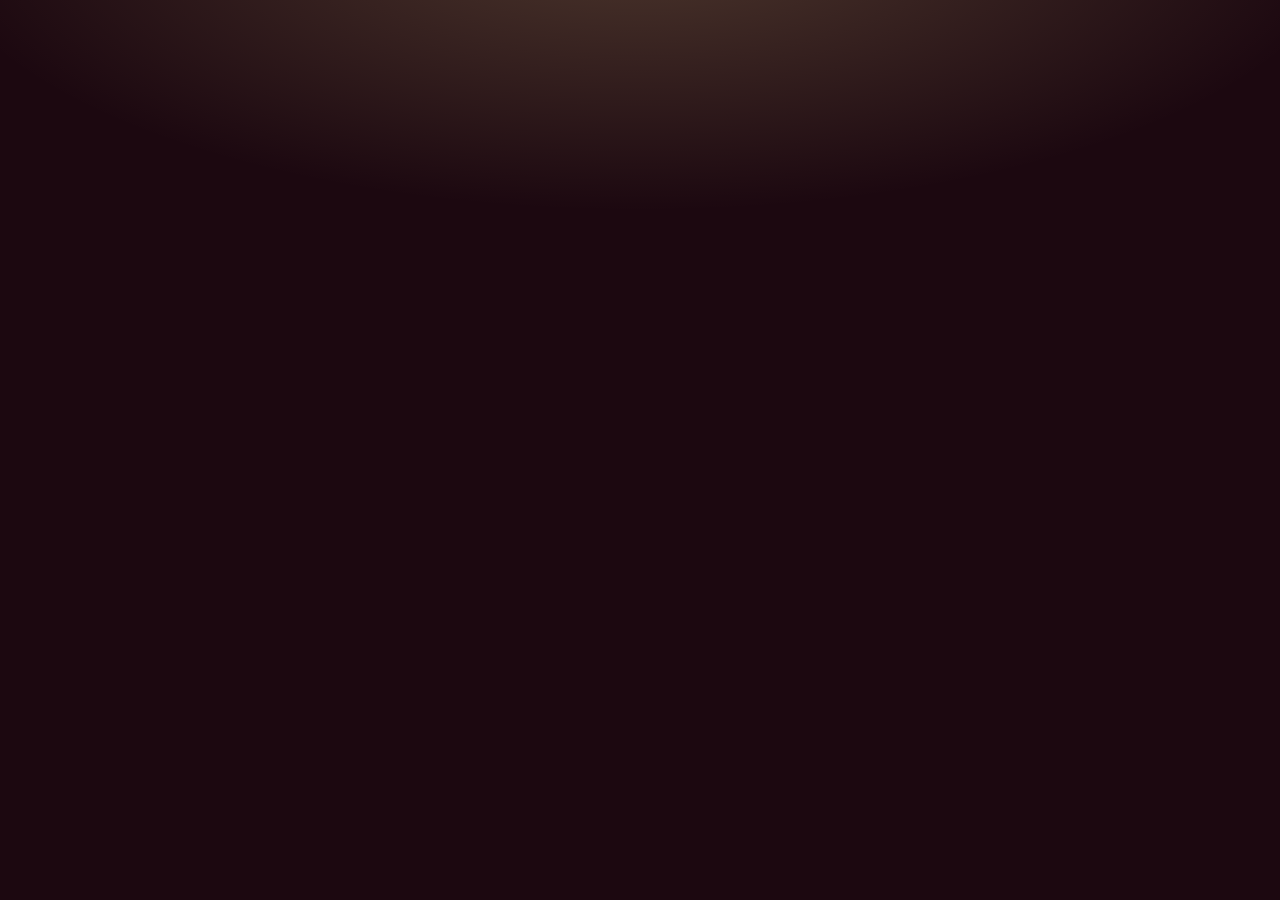
<file: index.html>
<!doctype html>
<html lang="ko">
<head>
<meta charset="utf-8">
<meta name="robots" content="noindex, nofollow, noarchive, noimageindex">
<meta name="viewport" content="width=device-width,initial-scale=1,viewport-fit=cover">
<meta name="theme-color" content="#1c0810">
<title>도시 공방</title>
<!-- 도시 극장(시안 B, DESIGN.md). 막 · 조명 · 세계 고르개(위) · 도구 단추(오른쪽 위) · 아래 탭 둘(지구본 · 전체 도감).
     층: 지구본(첫 화면 — 회전 무대 위 지구본 lib/globe.js + 전광판) · 도시 무대 · 한 장(lib/city-view.js, Task 8) · 전체 도감(lib/dex-view.js, Task 9 — 도시마다 표 한 장, 새 그림 점).
     공간 여섯(세계 × 객석 불)은 lib/workspace-theme.js + lib/room.css. 주소는 lib/walk-core.js 꼴(?tab=globe|dex &city= &card= &pic= &w=).
     세계를 바꾸면 주소의 w 를 바꿔 쓰고(역사 안 늘림) 막이 한 번 내려온다(움직임 켬일 때만). 탭 · 도시 · 한 장 들어가기는 역사 한 칸.
     importmap 'three' — 모형(glb)이 있을 때만 lib/globe.js 가 three.js 를 부른다(GLTFLoader 가 'three' 를 찾는다). -->
<link rel="preconnect" href="https://fonts.googleapis.com">
<link rel="preconnect" href="https://fonts.gstatic.com" crossorigin>
<link rel="stylesheet" href="https://fonts.googleapis.com/css2?family=IBM+Plex+Sans+KR:wght@400;700&display=swap" media="print" onload="this.media='all'">
<noscript><link rel="stylesheet" href="https://fonts.googleapis.com/css2?family=IBM+Plex+Sans+KR:wght@400;700&display=swap"></noscript>
<link rel="stylesheet" href="lib/workspace.css?v=5">
<script src="lib/workspace-theme.js?v=4"></script>
<script src="lib/words.js?v=45"></script>
<script src="lib/favorites.js?v=3"></script>
<script src="lib/patch.js?v=1"></script>
<script src="lib/walk-core.js?v=9"></script>
<script src="lib/img.js?v=13"></script>
<script src="lib/globe-math.js?v=1"></script>
<link rel="stylesheet" href="lib/room.css?v=14">
<link rel="stylesheet" href="lib/toolbox.css?v=4">
<link rel="stylesheet" href="lib/splash.css?v=1">
<script type="importmap">{"imports":{"three":"https://cdn.jsdelivr.net/npm/three@0.170.0/build/three.module.js"}}</script>
</head>
<body class="th-page">
<div id="app"></div>
<script type="module">
import {h,render} from 'https://esm.sh/preact@10.24.3';
import {useState,useEffect,useRef,useMemo} from 'https://esm.sh/preact@10.24.3/hooks';
import {Toolbox} from './lib/toolbox.js?v=7';
import {mountGlobe} from './lib/globe.js?v=1';
import {CityStage,CardView,ready,latlon,known,landmarksOf,vistaOf} from './lib/city-view.js?v=11';
import {enterWithSplash,clause} from './lib/splash.js?v=1';
import {loadPixi} from './lib/pixi.js?v=1';
import {DexView,worldFiles,freshFiles} from './lib/dex-view.js?v=10';
const W = window.W, A = window.AtelierAppearance, R = window.AtelierWalk, GM = window.GlobeMath, IMG = window.AtelierImg;
const here = () => R.readRoute(location.search);
const remember = () => { try { sessionStorage.setItem('city_walk_last', location.search); } catch (e) {} };
const json = u => fetch(u, { cache: 'no-cache' }).then(r => { if (!r.ok) throw new Error(u + ' ' + r.status); return r.json(); });
/* 자료 — 설계표 · 화풍 판(주소 검증) · 직업표 · 생활 장면표는 꼭, 그림 등록부는 없어도 돈다 */
const DATA = Promise.all([json('data/city-design.json'), json('data/style.json'), json('data/casual-own.json'), json('data/city-life.json'), IMG.load().catch(() => ({}))])
  .then(([d, s, own, life, img]) => ({ d, s, own, life, img }));
/* 새 그림의 「오늘」 — 이 기기의 날짜. 검사는 주소 ?today=YYYY-MM-DD 로 정하고(주소 검증이 지우므로 이 탭의 sessionStorage 에 남긴다) */
const TODAY = (() => { const q = new URLSearchParams(location.search).get('today');
  try { if (/^\d{4}-\d{2}-\d{2}$/.test(q || '')) sessionStorage.setItem('city_today', q); return sessionStorage.getItem('city_today') || IMG.today(); } catch (e) { return IMG.today(); } })();
let FOCUS = 'seoul';   /* 지구본 조명 안의 도시 — 탭을 오가도 남는다(이 화면 안에서만) */

/* 지구본 자리 — 세계가 바뀌면 지우고 새로 띄운다(늦게 온 응답은 lib/globe.js 가 버린다) */
function GlobeSlot({ cities, world, focus, onFocus, onPick }) {
  const ref = useRef(null), ctl = useRef(null), cb = useRef({});
  cb.current = { onFocus, onPick };
  useEffect(() => {
    const c = mountGlobe(ref.current, { cities, world, focus, onFocus: k => cb.current.onFocus(k), onPick: k => cb.current.onPick(k) });
    ctl.current = c; return () => { ctl.current = null; c.destroy(); };
  }, [cities, world]);
  useEffect(() => { if (ctl.current) ctl.current.focus(focus); }, [focus]);
  return h('div', { class: 'th-slot', ref, 'aria-hidden': 'true' });
}

function Theater() {
  const [route, setRoute] = useState(here), [look, setLook] = useState(() => A.get()), [drop, setDrop] = useState(0), dropEl = useRef(null);
  const [data, setData] = useState(null), [fail, setFail] = useState(false), [focus, setFocusState] = useState(FOCUS), [note, setNote] = useState('');
  const moved = useRef(false);   /* 전광판 이름 켜짐은 도시가 바뀔 때만(처음 그릴 때는 아니다) */
  const [, setSeen] = useState(0);   /* 새 그림을 본 것으로 적으면 다시 그린다 */
  const setFocus = k => { FOCUS = k; moved.current = true; setFocusState(k); setNote(''); };
  useEffect(() => {
    const pop = () => setRoute(here()), app = () => setLook(A.get());
    addEventListener('popstate', pop); addEventListener('atelier-appearance', app);
    DATA.then(x => {
      setData(x);
      const ok = R.validate(here(), x);
      if (R.routeSearch(ok) !== location.search) { try { history.replaceState(history.state, '', location.pathname + R.routeSearch(ok)); } catch (e) {} setRoute(ok); }
    }, () => setFail(true));
    return () => { removeEventListener('popstate', pop); removeEventListener('atelier-appearance', app); };
  }, []);
  useEffect(remember, [route]);
  /* 그 도시를 열어 보면(도시 무대 · 한 장) 그 도시의 새 그림이 꺼진다 */
  useEffect(() => {
    if (!data || !route.city) return;
    const c = data.d.cities.find(x => x.key === route.city);
    /* 도시 무대는 그 도시 그림만, 랜드마크는 그 랜드마크 그림을 열 때 꺼진다(2026-11-22 — 전엔 도시를 열면 랜드마크 새 그림도 같이 꺼져 랜드마크 점이 보일 틈이 없었다) */
    const keys = route.card && c && landmarksOf(c).some(m => m.key === route.card) ? [route.card] : [route.city];
    if (IMG.markSeen(keys.flatMap(k => data.d.vocab.worlds.flatMap(w => worldFiles(data.img[k], w))), TODAY)) setSeen(n => n + 1);
  }, [data, route.city, route.card]);
  const fresh = data ? freshFiles(data, TODAY) : [];
  const seenAll = () => { if (IMG.markSeen(fresh, TODAY)) setSeen(n => n + 1); };
  /* 막 내림 — 클래스를 다시 붙여 처음부터. 움직임 끔이면 CSS 가 아무것도 돌리지 않는다 */
  useEffect(() => {
    const el = dropEl.current; if (!drop || !el) return;
    el.classList.remove('is-on'); void el.offsetWidth; el.classList.add('is-on');
    const t = setTimeout(() => el.classList.remove('is-on'), 800); return () => clearTimeout(t);
  }, [drop]);
  const cities = useMemo(() => data ? data.d.cities.map(c => ({ key: c.key, ko: c.ko, lat: c.lat, lon: c.lon, hex: c.palette.hex[0], ready: ready(c) })) : null, [data]);
  const layer = R.layerOf(route), tab = layer === 'dex' || (layer !== 'globe' && route.tab === 'dex') ? 'dex' : 'globe';
  const pickWorld = k => {
    if (k === look.world) return;
    A.set('world', k);
    const next = Object.assign({}, route, { w: k });
    try { history.replaceState(history.state, '', location.pathname + R.routeSearch(next)); } catch (e) {}
    setRoute(next); setDrop(n => n + 1);
  };
  /* 들어가기는 역사 한 칸(돌아가기 단추가 history.back 으로 되돌린다), 돌아가기는 그 칸을 걷는다 */
  const enter = patch => { const next = Object.assign({}, R.EMPTY, { tab: route.tab, w: route.w, st: route.st, view: route.view }, patch); history.pushState({ in: 1 }, '', location.pathname + R.routeSearch(next)); setRoute(here()); scrollTo(0, 0); };
  const leave = () => {
    if (history.state && history.state.in) { history.back(); return; }
    const up = R.parentOf(route) || R.EMPTY;
    history.replaceState(null, '', location.pathname + R.routeSearch(up)); setRoute(here());
  };
  const tabHref = k => location.pathname + R.routeSearch(Object.assign({}, R.EMPTY, { tab: k === 'dex' ? 'dex' : '', w: route.w, st: route.st, view: route.view }));
  const goTab = (e, k) => {
    if (e.ctrlKey || e.metaKey || e.shiftKey || e.button) return;
    e.preventDefault(); if (k === tab && layer === tab) return;
    history.pushState(null, '', tabHref(k)); setRoute(here());
  };
  const cityOf = k => data && data.d.cities.find(c => c.key === k);
  /* 들어갈 때 로딩 화면(2026-11-24, lib/splash.js) — 그 도시 그 세계 전경이 있으면 이름 · 세계 · 설계표 성격 첫 마디 · 빛 입자를 1.6초쯤 띄우고 그 뒤에서 들어간다.
     이 탭에서 그 도시 그 세계는 한 번만(city_splash_v1), 움직임 끔 · 전경 없음 · 그림이 600ms 안에 안 오면 그냥 들어간다. 끝나면 초점은 무대 제목으로 */
  const goCity = k => { const c = cityOf(k); if (!c) return; if (!ready(c)) { setNote(W('globe.pre.note', { city: c.ko })); return; }
    const w = look.world, v = vistaOf(data.img, k, w, route.st), wn = W('world.' + w);
    enterWithSplash({ url: v && IMG.imgURL(v), id: k + '|' + w, store: 'city_splash_v1', motion: R.motionOn(), world: w, kicker: wn, title: [{ text: c.ko }], n: c.ko.length,
      line: clause(c.persona), live: W('splash.live', { world: wn, city: c.ko }), skip: W('splash.skip'), loadPixi,
      go: () => enter({ city: k, tab: '' }),
      done: () => { const t = document.querySelector('.th-city-title h2'); if (t) { t.setAttribute('tabindex', '-1'); t.focus({ preventScroll: true }); } } });
  };

  let body;
  if (fail) body = [h('section', { class: 'th-marquee', key: 'm' }, h('p', null, W('walk.fail')))];
  else if (!data) body = [h('main', { class: 'th-stage', key: 's' }, h('div', { class: 'th-slot', 'aria-hidden': 'true' })), h('section', { class: 'th-marquee', key: 'm' }, h('p', null, W('walk.loading')))];
  else if (layer === 'city' || (layer === 'card' && !known(data.img, route.card, route.pic))) body = [h(CityStage, { key: 'c', data, city: route.city, world: look.world, st: route.st, from: route.tab, day: TODAY, onBack: leave, onCard: (pic, card) => enter({ tab: route.tab, city: route.city, card, pic }) })];
  else if (layer === 'card') body = [h(CardView, { key: 'k', data, city: route.card, pic: route.pic, st: route.st, onBack: leave,
    onPic: pic => { const next = Object.assign({}, route, { pic }); history.replaceState(history.state, '', location.pathname + R.routeSearch(next)); setRoute(next); } })];
  else if (layer === 'dex') body = [h(DexView, { key: 'd', data, world: look.world, st: route.st, day: TODAY, onCity: k => enter({ city: k, tab: 'dex' }),
    onCard: (k, pic) => enter({ tab: 'dex', city: k, card: k, pic }) })];
  else {
    const c = cityOf(focus) || data.d.cities[0], prev = cityOf(GM.step(cities, c.key, -1)), next = cityOf(GM.step(cities, c.key, 1)), on = ready(c);
    const nav = (cls, x, arrow) => h('button', { type: 'button', class: cls, 'aria-label': W(cls === 'th-mq-prev' ? 'globe.prev' : 'globe.next', { city: x.ko }), onClick: () => setFocus(x.key) },
      h('b', { 'aria-hidden': 'true' }, arrow), h('span', { 'aria-hidden': 'true' }, x.ko));
    body = [
      h('main', { class: 'th-stage', key: 's' }, h('div', { class: 'th-spot', 'aria-hidden': 'true' }), h('div', { class: 'th-floor', 'aria-hidden': 'true' }),
        h(GlobeSlot, { cities, world: look.world, focus: c.key, onFocus: setFocus, onPick: goCity }),
        h('p', { class: 'th-hint', 'aria-hidden': 'true' }, W('globe.hint'))),
      h('section', { class: 'th-marquee', 'aria-live': 'polite', 'data-city': c.key, key: 'm' },
        h('div', { class: 'th-mq-row' }, nav('th-mq-prev', prev, '◀'),
          h('div', { class: 'th-mq-mid' }, h('h2', { class: 'th-marquee-name th-disp' + (moved.current ? ' is-flick' : ''), key: c.key, style: 'font-size:' + Math.min(44, Math.floor(168 / c.ko.length)) + 'px' }, c.ko),
            h('div', { class: 'th-mq-sub' }, h('span', null, c.country), h('span', null, latlon(c)))),
          nav('th-mq-next', next, '▶')),
        h('div', { class: 'th-bulbs', 'aria-hidden': 'true' }, c.palette.hex.map(x => h('i', { key: x, style: 'background:' + x + ';color:' + x }))),
        on ? null : h('span', { class: 'th-pre' }, W('globe.pre')),
        h('p', { class: 'th-persona' }, c.persona)),
      h('button', { type: 'button', class: 'th-go th-disp', key: 'g', 'aria-disabled': on ? undefined : 'true', onClick: () => goCity(c.key) }, W('globe.go')),
      note ? h('p', { class: 'th-go-note', role: 'status', key: 'n' }, note) : null];
  }
  return h('div', { class: 'th', 'data-layer': layer },
    h('div', { class: 'th-valance', 'aria-hidden': 'true' }), h('div', { class: 'th-side l', 'aria-hidden': 'true' }), h('div', { class: 'th-side r', 'aria-hidden': 'true' }),
    h('header', { class: 'th-head' },
      h('div', null, h('h1', { class: 'th-name th-disp' }, W('app.title')),
        h('span', { class: 'th-sub' }, W('stage.sub', { world: W('world.' + look.world), tone: W('stage.tone.' + look.tone) }))),
      h(Toolbox, { seen: { n: fresh.length, onAll: seenAll } })),
    h('nav', { class: 'th-worlds', 'aria-label': W('world.pick') },
      A.worlds.map(k => h('button', { key: k, type: 'button', 'data-world': k, 'aria-pressed': k === look.world, onClick: () => pickWorld(k) }, W('world.' + k)))),
    ...body,
    h('nav', { class: 'th-tabs', 'aria-label': W('tab.nav') }, h('div', { class: 'th-tabs-in' },
      ['globe', 'dex'].map(k => h('a', { key: k, class: 'th-tab', 'data-tab': k, href: tabHref(k), 'aria-current': k === tab ? 'page' : undefined, onClick: e => goTab(e, k) }, W('tab.' + k))))),
    h('div', { class: 'th-drop', ref: dropEl, 'aria-hidden': 'true' }));
}
render(h(Theater), document.getElementById('app'));
</script>
</body>
</html>
</file>
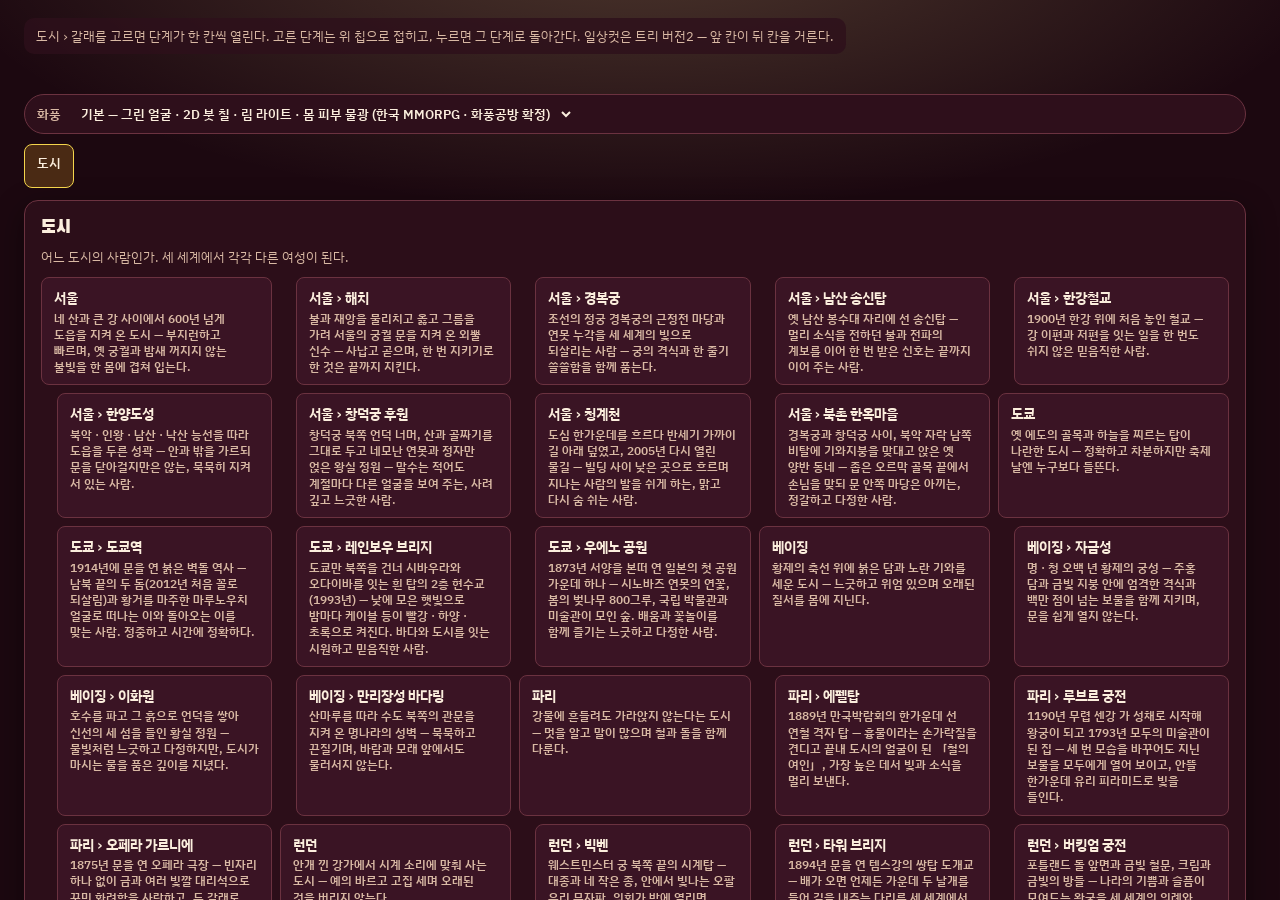
<file: prompt.html>
<!doctype html>
<html lang="ko">
<head>
<meta charset="utf-8">
<meta name="robots" content="noindex, nofollow, noarchive, noimageindex">
<meta name="viewport" content="width=device-width,initial-scale=1,viewport-fit=cover">
<meta name="theme-color" content="#1c0810">
<title>도시 공방</title>
<style>@media (prefers-reduced-motion: no-preference) { @view-transition { navigation: auto; } }</style><script>addEventListener('pageswap', e => { const t = e.viewTransition; if (t) { t.skipTransition(); t.ready.catch(() => {}); } }); addEventListener('pagereveal', e => { const t = e.viewTransition; if (t) t.ready.catch(() => {}); });</script>   <!-- 공방 지도(polos0117.github.io)의 문에서 넘어올 때 페이드로 들어온다(2026-11-12 — 그쪽 README 「방에 들어가는 연출」). 여기서 나갈 때는 전환을 걸지 않아 공방 안에서 쪽을 옮길 때는 전과 같다. 모르는 브라우저는 그냥 넘어온다 -->
<!-- 생성기 — 공방 모음 통합 생성기 꼴(한 단계씩, 칩·판·아래 막대). 도시 › 갈래(세계 그림 · 일상컷) › 단계 → 지시문·파일 이름·기록.
     세계 그림은 lib/prompt-city.js build, 일상컷은 트리 버전2(lib/casual-tree-v2.js + data/casual-tree-v2.json, 시대·장소·의상은 버전1 표)로 buildCasual.
     지시문은 생성기가 고른 값으로만 짓는다 — 손으로 고쳐 쓰지 않는다(IMAGE_RULES.md 1절). 고른 것은 이 브라우저에 저장한다(city_studio_v1). -->
<link rel="preconnect" href="https://fonts.googleapis.com">
<link rel="preconnect" href="https://fonts.gstatic.com" crossorigin>
<link rel="stylesheet" href="https://fonts.googleapis.com/css2?family=IBM+Plex+Sans+KR:wght@400;700&display=swap" media="print" onload="this.media='all'">   <!-- 본문 글꼴 — 화면 그리기를 막지 않게(오면 바뀐다). 제목 글꼴은 lib/workspace-theme.js 가 공간 것 하나만 -->
<noscript><link rel="stylesheet" href="https://fonts.googleapis.com/css2?family=IBM+Plex+Sans+KR:wght@400;700&display=swap"></noscript>
<link rel="stylesheet" href="lib/workspace.css?v=5">
<script src="lib/workspace-theme.js?v=4"></script>
<script src="lib/words.js?v=44"></script>
<script src="lib/img.js?v=13"></script>
<script src="lib/prompt-spec.js?v=58"></script>
<script src="lib/look-spec.js?v=13"></script>
<script src="lib/casual-tree.js?v=req1"></script>
<script src="lib/casual-tree-v2.js?v=worm1"></script>
<script src="lib/prompt-city.js?v=57"></script>
<script src="lib/fresh.js?v=cdn1"></script>
<link rel="stylesheet" href="lib/room.css?v=12">
<link rel="stylesheet" href="lib/city.css?v=9">
<link rel="stylesheet" href="lib/studio.css?v=4">
<link rel="stylesheet" href="lib/material.css?v=6">
<script src="lib/favorites.js?v=2"></script>
<script src="lib/patch.js?v=1"></script>
<script src="lib/walk-core.js?v=9"></script>
<link rel="stylesheet" href="lib/toolbox.css?v=4">
</head>
<body class="prompt-page lab-page">
<div class="wrap"><div id="app"></div>
<main class="studio-wrap">
  <p class="lede" id="lede"></p>
  <button type="button" id="help" aria-label="?">?</button>
  <p id="status" role="status"></p>
  <div class="style-pick" id="style-pick" hidden><label for="st-style" id="st-style-label"></label><select id="st-style"></select></div>
  <nav class="hchips" id="chips"></nav>
  <section class="panel" id="panel" aria-live="polite"></section>
  <section class="result" id="out" hidden>
    <div class="row"><h3 id="out-title"></h3><small id="count"></small></div>
    <p id="unlocked-note"></p>
    <textarea id="prompt" readonly></textarea>
    <div class="row"><button type="button" class="btn pri" id="copy"></button><button type="button" class="btn" id="record"></button></div>
    <div id="ref"></div>
    <p class="file" id="file-name"></p>
    <div class="art-mini" id="art-mini"></div>
    <div id="record-out" hidden><textarea id="record-text" readonly></textarea></div>
  </section>
</main>
</div>
<nav class="hbar" id="hbar" hidden></nav>
<div class="hsheet" id="hsheet" hidden></div>
<script type="module">
import {h,render} from 'https://esm.sh/preact@10.24.3';
import {ToolBar} from './lib/toolbox.js?v=7';
render(h(ToolBar,{tool:'prompt'}),document.getElementById('app'));
window.AtelierFresh.watch();
</script>
<script>
/* 고정 글은 낱말 표에서 — 그 뒤 판은 lib/studio.js 가 그린다 */
(function () {
  var W = window.W;
  document.getElementById('lede').textContent = W('studio.lede');
  document.getElementById('st-style-label').textContent = W('studio.style');
  document.getElementById('help').removeAttribute('aria-label'); document.getElementById('help').textContent = '? ' + W('studio.help');
  document.getElementById('chips').setAttribute('aria-label', W('studio.chips'));
  document.getElementById('hbar').setAttribute('aria-label', W('studio.bar'));
  document.getElementById('out-title').textContent = W('studio.prompt');
  document.getElementById('prompt').setAttribute('aria-label', W('studio.prompt'));
  document.getElementById('record-text').setAttribute('aria-label', W('studio.record'));
  document.getElementById('copy').textContent = W('studio.copy');
  document.getElementById('record').textContent = W('studio.record');
})();
</script>
<script src="lib/studio.js?v=13"></script>
</body>
</html>
</file>
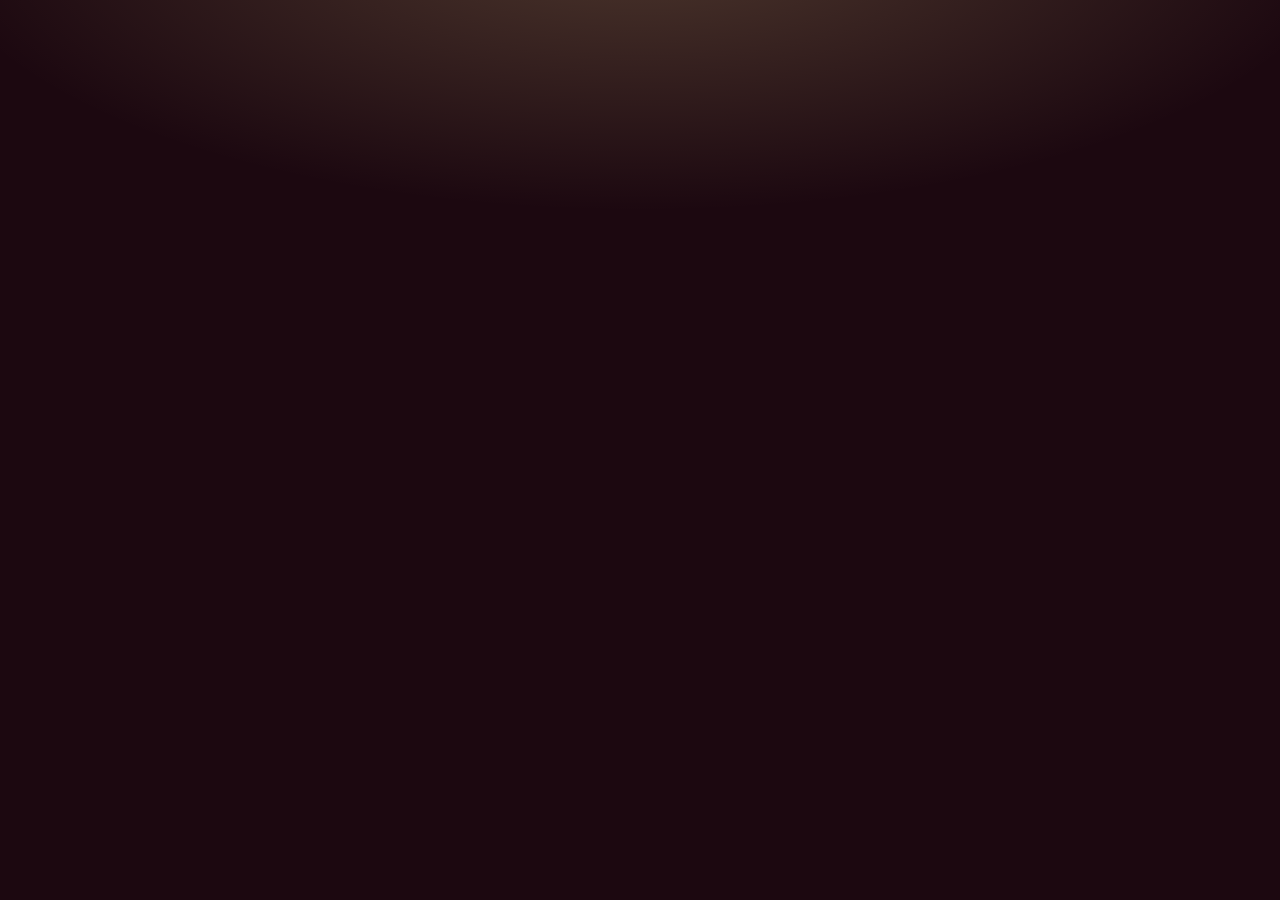
<file: styles.html>
<!doctype html>
<html lang="ko">
<head>
<meta charset="utf-8">
<meta name="robots" content="noindex, nofollow, noarchive, noimageindex">
<meta name="viewport" content="width=device-width,initial-scale=1,viewport-fit=cover">
<meta name="theme-color" content="#1c0810">
<title>도시 공방</title>
<style>@media (prefers-reduced-motion: no-preference) { @view-transition { navigation: auto; } }</style><script>addEventListener('pageswap', e => { const t = e.viewTransition; if (t) { t.skipTransition(); t.ready.catch(() => {}); } }); addEventListener('pagereveal', e => { const t = e.viewTransition; if (t) t.ready.catch(() => {}); });</script>   <!-- 공방 지도(polos0117.github.io)의 문에서 넘어올 때 페이드로 들어온다(2026-11-12 — 그쪽 README 「방에 들어가는 연출」). 여기서 나갈 때는 전환을 걸지 않아 공방 안에서 쪽을 옮길 때는 전과 같다. 모르는 브라우저는 그냥 넘어온다 -->
<!-- 화풍 비교(2026-11-07 사용자 「각 이미지 공방에 네비게이션바에 화풍탭을 추가해서 비교하기 쉽게 올려줄래?」).
     같은 장수를 화풍마다 세 세계 그림 + 그 그림을 붙인 근접 일상컷으로 나란히 본다. 목록은 data/style-compare.json,
     그림은 그림 저장소 style-test/compare/(등록 그림 아님 — 도감에는 안 뜬다), 예전 줄은 등록된 그림(img/).
     보기 둘: 화풍별(화풍 하나에 세계 셋 — 세계 그림 · 일상컷 · 예전) · 세계별(세계 하나에 화풍 일곱이 한 줄로).
     묶음(rounds)은 더하기만 한다 — 그림은 style-test/compare/<묶음 열쇠>/, 열쇠는 날짜(같은 날 또 올리면 날짜-2 …, tools/style-compare.py next). 위의 고르개로 묶음을 고르고 기본은 최신.
     주소 ?r=&view=&w=&kind= 로 다시 연다. 누르면 크게 — 같은 줄 안에서 ← → 로 넘긴다. -->
<link rel="preconnect" href="https://fonts.googleapis.com">
<link rel="preconnect" href="https://fonts.gstatic.com" crossorigin>
<link rel="stylesheet" href="https://fonts.googleapis.com/css2?family=IBM+Plex+Sans+KR:wght@400;700&display=swap" media="print" onload="this.media='all'">
<noscript><link rel="stylesheet" href="https://fonts.googleapis.com/css2?family=IBM+Plex+Sans+KR:wght@400;700&display=swap"></noscript>
<link rel="stylesheet" href="lib/workspace.css?v=5">
<script src="lib/workspace-theme.js?v=4"></script>
<script src="lib/words.js?v=44"></script>
<script src="lib/fresh.js?v=cdn1"></script>
<link rel="stylesheet" href="lib/room.css?v=12">
<link rel="stylesheet" href="lib/city.css?v=9">
<link rel="stylesheet" href="lib/material.css?v=6">
<style>
.sc-wrap {max-width:1200px;margin:0 auto;padding:0 0 40px}
.sc-lede {color:var(--muted);font-size:14px;margin:4px 0 12px}
.sc-bar {position:sticky;top:0;z-index:5;display:flex;flex-wrap:wrap;gap:6px;align-items:center;padding:8px 0;margin:0 0 12px;background:var(--card);border-bottom:1px solid var(--line)}
.sc-bar .grp {display:flex;gap:4px;flex-wrap:wrap;margin-right:8px}
.sc-bar button {min-height:36px;padding:4px 12px;border:1px solid var(--line);border-radius:999px;background:transparent;color:var(--text);font:inherit;font-size:13px;cursor:pointer}
.sc-bar select {min-height:36px;max-width:100%;font:inherit;font-size:13px;padding:4px 8px}
.sc-lab {font-size:13px;color:var(--muted);margin-right:4px}
.sc-bar button[aria-pressed="true"] {background:var(--accent);border-color:var(--accent);color:var(--on-accent)}
.sc-style {margin:0 0 28px}
.sc-style h2 {display:flex;flex-wrap:wrap;align-items:baseline;gap:8px;margin:0 0 4px;font-size:18px}
.sc-style h2 small {font-size:12px;color:var(--muted);font-weight:400}
.sc-style h2 .def {font-size:11px;padding:1px 8px;border-radius:999px;background:var(--accent);color:var(--on-accent)}
.sc-note {margin:0 0 8px;color:var(--muted);font-size:13px}
.sc-row {margin:0 0 10px}
.sc-row h3 {margin:0 0 4px;font-size:13px;color:var(--muted);font-weight:700}
.sc-grid {display:grid;grid-template-columns:repeat(3,minmax(0,1fr));gap:6px}
.sc-grid.many {grid-template-columns:repeat(auto-fill,minmax(150px,1fr))}
.sc-cell {margin:0;display:flex;flex-direction:column;gap:2px}
.sc-cell button {display:block;padding:0;border:1px solid var(--line);border-radius:8px;overflow:hidden;background:var(--card);cursor:zoom-in;aspect-ratio:2/3}
.sc-cell img {display:block;width:100%;height:100%;object-fit:cover}
.sc-cell figcaption {font-size:12px;color:var(--muted);line-height:1.3}
.sc-empty {aspect-ratio:2/3;border:1px dashed var(--line);border-radius:8px;display:flex;align-items:center;justify-content:center;color:var(--muted);font-size:12px;text-align:center;padding:6px}
@media (max-width:600px) {.sc-grid {gap:4px} .sc-grid.many {grid-template-columns:repeat(2,minmax(0,1fr))}}
</style>
<script src="lib/favorites.js?v=3"></script>
<script src="lib/patch.js?v=1"></script>
<script src="lib/walk-core.js?v=9"></script>
<link rel="stylesheet" href="lib/toolbox.css?v=4">
</head>
<body class="prompt-page lab-page">
<div class="wrap"><div id="app"></div></div>
<script type="module">
import {h,render} from 'https://esm.sh/preact@10.24.3';
import {useState,useEffect} from 'https://esm.sh/preact@10.24.3/hooks';
import {ToolBar} from './lib/toolbox.js?v=7';
const W=window.W; let WORLDS=['fantasy','steampunk','cyberpunk']; const KINDS=['world','casual','far','old'];   /* far = 원거리 일상컷(2026-11-07) — 묶음에 있는 갈래(r.kinds)만 단추로 */
const q=k=>{ try { return new URLSearchParams(location.search).get(k); } catch(e){ return null; } };
function urlOf(d,r,s,w,kind){
  if(kind==='old') return s.old&&s.old[w] ? {full:d.oldBase+s.old[w], thumb:d.oldBase+'thumb/'+s.old[w]} : null;
  const f=s.key+'_'+w+'_'+kind+'.webp', b=d.base+encodeURIComponent(r.key)+'/';
  return {full:b+f, thumb:b+'thumb/'+f};
}
function Cell({u,label,open}){
  if(!u) return h('figure',{class:'sc-cell'},h('div',{class:'sc-empty'},W('styles.none')),h('figcaption',null,label));
  return h('figure',{class:'sc-cell'},
    h('button',{type:'button',onClick:open,'aria-label':label},h('img',{src:u.thumb,alt:label,loading:'lazy',onError:e=>{ if(e.currentTarget.src!==u.full) e.currentTarget.src=u.full; }})),
    h('figcaption',null,label));
}
function App(){
  const [d,setD]=useState(null), [err,setErr]=useState('');
  const [view,setView]=useState(q('view')==='world'?'world':'style');
  const [wsel,setWsel]=useState(q('w')||'');
  const [kinds,setKinds]=useState(()=>{ const k=(q('kind')||'').split(',').filter(x=>KINDS.includes(x)); return k.length?k:['world','casual','far']; });
  const [box,setBox]=useState(null), [rk,setRk]=useState(q('r')||'');
  useEffect(()=>{ fetch('data/style-compare.json',{cache:'no-cache'}).then(r=>r.json()).then(j=>{ if(Array.isArray(j.worlds)&&j.worlds.length) WORLDS=j.worlds; setD(j); }).catch(e=>setErr(e.message)); },[]);
  useEffect(()=>{ try { const u=new URL(location.href); u.searchParams.set('view',view); if(wsel) u.searchParams.set('w',wsel); u.searchParams.set('kind',kinds.join(',')); if(rk) u.searchParams.set('r',rk); history.replaceState(null,'',u); } catch(e){} },[view,wsel,kinds,rk]);
  useEffect(()=>{ if(!box) return; const k=e=>{ if(e.key==='Escape') setBox(null); if(e.key==='ArrowRight') step(1); if(e.key==='ArrowLeft') step(-1); }; addEventListener('keydown',k); return ()=>removeEventListener('keydown',k); },[box]);
  function step(n){ setBox(b=>b?{...b,i:(b.i+n+b.list.length)%b.list.length}:b); }
  if(err) return h('p',{class:'sc-lede'},W('styles.fail',{what:err}));
  if(!d) return h('p',{class:'sc-lede'},W('styles.loading'));
  if(!d.rounds.length) return h('p',{class:'sc-lede'},W('styles.empty'));
  const ws=WORLDS.includes(wsel)?wsel:WORLDS[0];
  const rounds=d.rounds.slice().sort((a,b)=>a.key<b.key?1:a.key>b.key?-1:0), r=rounds.find(x=>x.key===rk)||rounds[0];
  const avail=KINDS.filter(k=>k==='old'?r.styles.some(s=>s.old):(r.kinds||['world','casual']).includes(k)), shown=kinds.filter(k=>avail.includes(k)), kv=shown.length?shown:avail.slice(0,1);
  const toggleKind=k=>setKinds(ks=>ks.includes(k)?(ks.length>1?ks.filter(x=>x!==k):ks):KINDS.filter(x=>ks.includes(x)||x===k));
  const kindLabel=(k,w)=>(k==='casual'||k==='far')&&(r[k]||{})[w]?W('styles.kind.'+k)+' — '+r[k][w]:W('styles.kind.'+k);
  const open=(list,i)=>()=>setBox({list,i});
  const bar=h('div',{class:'sc-bar'},
    rounds.length>1?h('label',{class:'grp'},h('span',{class:'sc-lab'},W('styles.round')),h('select',{value:r.key,onChange:e=>{ setRk(e.currentTarget.value); setBox(null); }},rounds.map(x=>h('option',{key:x.key,value:x.key},x.title?W('styles.round.item',{key:x.key,card:x.card,title:x.title}):W('styles.round.short',{key:x.key,card:x.card}))))):null,
    h('div',{class:'grp',role:'group','aria-label':W('styles.view')},['style','world'].map(v=>h('button',{type:'button','aria-pressed':String(view===v),onClick:()=>setView(v)},W('styles.view.'+v)))),
    view==='world'?h('div',{class:'grp',role:'group','aria-label':W('styles.world')},WORLDS.map(w=>h('button',{type:'button','aria-pressed':String(ws===w),onClick:()=>setWsel(w)},W('world.'+w)))):null,
    h('div',{class:'grp',role:'group','aria-label':W('styles.kind')},avail.map(k=>h('button',{type:'button','aria-pressed':String(kv.includes(k)),onClick:()=>toggleKind(k)},W('styles.kind.'+k)))));
  let body;
  if(view==='style'){
    body=r.styles.map(s=>h('section',{class:'sc-style',key:s.key,id:s.key},
      h('h2',null,s.name,s.default?h('span',{class:'def'},W('styles.default')):null,h('small',null,s.key)),
      h('p',{class:'sc-note'},s.note),
      kv.map(k=>{ const list=WORLDS.map(w=>({u:urlOf(d,r,s,w,k),label:s.name+' · '+W('world.'+w)+' · '+kindLabel(k,w)})).filter(x=>x.u);
        return h('div',{class:'sc-row',key:k},h('h3',null,W('styles.kind.'+k)),
          h('div',{class:'sc-grid'},WORLDS.map(w=>{ const u=urlOf(d,r,s,w,k), lab=W('world.'+w); return h(Cell,{key:w,u,label:lab,open:open(list,list.findIndex(x=>x.u&&u&&x.u.full===u.full))}); }))); })));
  } else {
    body=kv.map(k=>{ const list=r.styles.map(s=>({u:urlOf(d,r,s,ws,k),label:s.name+' · '+W('world.'+ws)+' · '+kindLabel(k,ws)})).filter(x=>x.u);
      return h('section',{class:'sc-style',key:k},h('h2',null,W('world.'+ws)+' · '+kindLabel(k,ws)),
        h('div',{class:'sc-grid many'},r.styles.map(s=>{ const u=urlOf(d,r,s,ws,k); return h(Cell,{key:s.key,u,label:s.name,open:open(list,list.findIndex(x=>x.u&&u&&x.u.full===u.full))}); }))); });
  }
  const cur=box&&box.list[box.i];
  return h('div',{class:'sc-wrap'},
    h('p',{class:'sc-lede'},W('styles.lede',{card:r.card,date:r.date,model:r.model,n:r.styles.length})),
    bar, body,
    cur?h('div',{class:'lightbox',role:'dialog','aria-modal':'true','aria-label':cur.label,onClick:e=>{ if(e.target===e.currentTarget) setBox(null); }},
      h('img',{src:cur.u.full,alt:cur.label}),
      h('div',{class:'bar'},
        h('button',{type:'button',onClick:()=>step(-1),'aria-label':W('styles.prev')},'‹'),
        h('span',null,cur.label+' ('+(box.i+1)+'/'+box.list.length+')'),
        h('button',{type:'button',onClick:()=>step(1),'aria-label':W('styles.next')},'›'),
        h('a',{href:cur.u.full,target:'_blank',rel:'noopener'},W('styles.original')),
        h('button',{type:'button',onClick:()=>setBox(null)},W('styles.close')))):null);
}
render(h('div',null,h(ToolBar,{tool:'styles'}),h(App,null)),document.getElementById('app'));
window.AtelierFresh&&window.AtelierFresh.watch();
</script>
</body>
</html>
</file>
<file: lib/workspace.css>
/* Shared workspace — 화면 틀 규칙. 색 변수(공간 여섯 = 세계 셋 × 객석 불 둘)는 lib/room.css 한 곳에 있다(2026-11-19 Task 7, 원소 공간 다섯을 걷음). */
:root {
  --void:var(--bg);--panel:var(--card);--rule:var(--line);
  --ink:var(--text);--dim:var(--muted);--plate:var(--accent);
  --ui-font:13px;--ui-small:12px;--ui-height:40px;--ui-pad:8px;--ui-gap:8px;--gap:12px;
}
:root[data-density="relaxed"] {
  --ui-font:15px;--ui-small:13px;--ui-height:46px;--ui-pad:12px;--ui-gap:10px;--gap:14px;
}
*,*::before,*::after {box-sizing:border-box}
body {margin:0;font:15px/1.55 'IBM Plex Sans KR','Pretendard','Apple SD Gothic Neo','Noto Sans KR',system-ui,sans-serif;background:var(--bg);color:var(--text)}
button,select,input,textarea,a,summary {-webkit-tap-highlight-color:transparent}
button,select,summary {touch-action:manipulation}
button,a,select,input,textarea,summary {scroll-margin-block:16px}
button:not(:disabled),select,summary {cursor:pointer}
button:disabled {opacity:.45;cursor:default}
button,input,select,textarea {accent-color:var(--accent)}
button:focus-visible,a:focus-visible,select:focus-visible,input:focus-visible,textarea:focus-visible,summary:focus-visible {
  outline:2px solid var(--accent);outline-offset:3px;
}
.sr-only {position:absolute;width:1px;height:1px;padding:0;margin:-1px;overflow:hidden;clip:rect(0,0,0,0);white-space:nowrap;border:0}
.workspace-header {flex:none;margin-bottom:18px}
.workspace-nav-row {display:flex;gap:6px;align-items:stretch}
.workspace-nav {display:flex;gap:5px;padding:5px;margin:0;background:var(--card);border:1px solid var(--line);border-radius:18px;flex-wrap:nowrap;flex:1 1 auto;min-width:0}
.header-fold {flex:0 0 44px;min-height:44px;padding:0;border:1px solid var(--line);border-radius:14px;background:var(--card);color:var(--muted);font:inherit;font-size:14px;cursor:pointer}
.header-fold:hover {color:var(--text);border-color:var(--accent)}
.workspace-header.folded .workspace-heading {display:none}
.workspace-header.folded {margin-bottom:10px}
.workspace-nav a {flex:1 1 0;display:flex;align-items:center;justify-content:center;min-width:0;min-height:44px;padding:0 2px;border:0;border-radius:12px;font-size:12px;font-weight:650;opacity:1;color:var(--muted);white-space:nowrap;overflow:hidden;text-overflow:ellipsis;text-decoration:none}
/* 항해는 다섯(서재·서가·프롬프트·결투·탐험) — 휴대폰에서도 다 한 줄에 든다(아주 좁은 화면은 gallery.css 끝의 규칙). 서재 탭이 늘 보이는 집으로 가는 길이다 */
@media (max-width:599px) { .workspace-nav {gap:2px;padding:4px} .workspace-nav a {padding:0 1px;font-size:12px} .header-fold {flex-basis:40px} }
/* 접어도 덮개에서는 제목을 아예 숨기지 않는다 — 문양(서재 링크, 44px 누르는 자리) + 제목 한 줄만 남긴다 */
@media (max-width:599px) {
  .workspace-header.folded .workspace-heading {display:flex;height:46px;padding:0 0 2px}
  .workspace-header.folded .workspace-title {align-self:stretch;min-height:44px}
  .workspace-header.folded .workspace-home {min-width:44px;min-height:44px}
  .workspace-header.folded .workspace-heading .crest-mark {width:28px;height:28px;padding:3px;border-radius:9px}
  .workspace-header.folded .workspace-heading h1 {font-size:15px;margin:0}
  .workspace-header.folded .workspace-heading p {display:none}
}
.workspace-nav a[aria-current="page"] {color:var(--text);background:var(--accent-soft);box-shadow:inset 0 -2px var(--accent)}
/* Reserve readable space for longer labels while keeping all six tabs on one row. */
.workspace-nav a[href="index.html"] {flex-grow:1.25}
.workspace-nav a[href="prompt.html"] {flex-grow:1.65}
.theme-dot {width:7px;height:7px;flex:none;border-radius:50%;background:var(--signal);box-shadow:0 0 0 3px var(--accent-soft)}
.workspace-heading {display:flex;justify-content:space-between;align-items:center;gap:18px;height:136px;padding:12px 0 18px;position:relative}
.workspace-title {display:flex;align-items:center;gap:14px;min-width:0;color:inherit;text-decoration:none}
/* 문양만 서재로 가는 링크다 — 보이는 글자가 없으니 접근성 이름 "서재" 가 보이는 이름과 어긋나지 않는다(WCAG 2.5.3) */
.workspace-home {display:grid;place-items:center;flex:none;min-width:44px;min-height:44px;color:inherit;border-radius:6px}
.workspace-home:hover .crest-mark {border-color:var(--accent)}
.workspace-title>div {min-width:0}
.crest-mark {width:60px;height:60px;padding:8px;flex:none;color:var(--accent);background:var(--accent-soft);border:1px solid var(--line);border-radius:20px}
.workspace-heading h1 {margin:3px 0 4px;font-size:clamp(24px,3.7vw,34px);line-height:1.2;letter-spacing:-.045em;font-weight:800;white-space:nowrap}
.workspace-heading p {margin:0;min-height:36px;color:var(--muted);font-size:12px;line-height:18px;word-break:keep-all}
.crest-signature {display:flex;flex-direction:column;align-items:flex-end;gap:7px;flex:none;font:10px ui-monospace,monospace;letter-spacing:.12em;color:var(--muted)}
.crest-name {color:var(--accent);font-weight:700;letter-spacing:.04em}
.crest-signature i {width:100px;height:6px;border-radius:9px;background:linear-gradient(to right,var(--accent) 0 52%,var(--card) 52% 57%,var(--signal) 57% 82%,var(--card) 82% 87%,var(--gold) 87%)}
.crest-signature b {font-size:8px;font-weight:500;letter-spacing:.18em}
/* Archive: compact search deck above an image-led collection. */
.dex-page main,.prompt-page .wrap {width:100%;max-width:1440px;margin:auto;padding:calc(16px + env(safe-area-inset-top)) 24px calc(24px + env(safe-area-inset-bottom));scrollbar-gutter:stable;scrollbar-width:thin;scrollbar-color:var(--line) transparent}
.dex-page header {margin:0;padding:0 14px 12px;border:1px solid var(--line);border-top:2px solid var(--accent);border-radius:12px;background:var(--deck);box-shadow:var(--shadow)}
.dex-page .tabs {border-bottom:1px solid var(--line);gap:4px}
.dex-page .tab {min-height:44px;padding:10px 15px;font-size:var(--ui-font);letter-spacing:0}
.dex-page .tab.on {border-color:var(--accent);color:var(--accent)}
.dex-page .ctl {gap:8px;padding-top:10px}
.dex-page .sw {border-radius:8px}
.dex-page .sw button {min-height:40px;font-size:var(--ui-font);padding:6px 12px}
.dex-page .sw button.on {background:var(--accent-soft);color:var(--text);box-shadow:inset 0 -2px var(--accent)}
.dex-page .search-row {gap:8px;padding-top:10px}
.dex-page .search-row input {min-height:44px;border-radius:8px;padding:10px 12px;font-size:14px}
.dex-page .filter-toggle {min-height:44px;min-width:66px;border-radius:8px}
.dex-page .filter-toggle[aria-expanded="true"] {color:var(--accent);border-color:var(--accent)}
.dex-page .ctl.filters select {min-height:44px;font-size:var(--ui-font)}
.dex-page .view-tools {margin:18px 0 12px;gap:8px;flex-wrap:wrap}
.dex-page .view-tools span {min-width:85px}
.dex-page .view-tools button {min-height:40px;font-size:11px;border-radius:8px}
.collection-count {color:var(--accent);font:700 12px ui-monospace,monospace;margin-left:8px;white-space:nowrap}
.dex-page .grid {grid-template-columns:repeat(auto-fill,minmax(155px,1fr))}
.dex-page.dex-compact .grid {grid-template-columns:repeat(auto-fill,minmax(112px,1fr))}
.dex-page .cell {border:1px solid var(--rule);border-radius:11px;background:var(--card);box-shadow:0 3px 12px #0001;transition:transform .18s,border-color .18s}
.dex-page .face {background:var(--card2)}
.dex-page .ph {flex-direction:column;gap:12px}
.dex-page .ph::before {content:'';display:block;flex:none;width:30px;height:30px;border:2px solid var(--line);border-radius:50%;background:radial-gradient(circle,var(--card2) 0 4px,var(--line) 4px 6px,transparent 6px),linear-gradient(transparent 46%,var(--line) 46% 54%,transparent 54%);opacity:.85}
.dex-page .cap {border-top:2px solid var(--cc);padding:10px 10px 11px;line-height:1.4;font-size:var(--ui-font)}
.dex-page .pg {min-width:32px;min-height:32px;bottom:7px;right:7px;border:1px solid #ffffff40;background:#101925d9;color:#fff;backdrop-filter:blur(5px)}
.dex-page .row {border-radius:10px;padding:12px}
.dex-page .sheet {box-shadow:0 -12px 60px #0004;border-radius:20px 20px 0 0}
.dex-page .sheet .bar {z-index:2;padding:12px 16px}
.dex-page .sheet .bar button {min-height:44px;min-width:44px}
.dex-page .sheet a,.dex-page .lnk a,.dex-page .row-tk {color:var(--accent)}
.dex-page .row-nt {color:var(--muted)}
.dex-page .foot {opacity:.75;letter-spacing:.04em}
.dex-page .zpg {color:#fff}
/* Studio: retain the Preact field components, give each group a real panel. */
.prompt-page button {min-height:var(--ui-height);padding:9px 12px;background:var(--card2);color:var(--text);border:1px solid var(--line);border-radius:8px;font-size:var(--ui-font);font-weight:600}
.prompt-page .panel {overflow:visible;background:transparent;border:0;border-radius:0}
.prompt-page .panel-head {display:flex;align-items:center;justify-content:space-between;gap:12px;padding:12px 16px;border:1px solid var(--line);border-radius:12px 12px 0 0;background:var(--card);border-top:2px solid var(--accent)}
.prompt-page .panel-head strong {font-size:13px;color:var(--text)}
.prompt-page .panel-head span {color:var(--muted);font-size:11px}
.prompt-page .form-section {display:grid;grid-template-columns:minmax(0,1fr);gap:16px;padding:16px 0}
.studio-setup,.studio-editor {min-width:0}
.section-caption {font-size:11px;font-weight:750;letter-spacing:.05em;color:var(--accent);margin:0 0 10px;display:flex;gap:9px;align-items:center}
.section-caption b {font:10px ui-monospace,monospace;padding:3px 6px;border:1px solid var(--line);border-radius:4px}
.prompt-page .field {padding:var(--ui-pad);background:var(--card);border-radius:10px}
.prompt-page .field label,.prompt-page .param-card label {font-size:var(--ui-small);line-height:1.5}
.prompt-page select,.prompt-page input[type="text"] {font-size:var(--ui-font);min-height:44px;background:var(--card);padding:10px;line-height:1.35}
.prompt-page .gender-tabs {padding:4px;gap:4px}
.prompt-page .gender-tabs .gt {min-height:44px;font-size:13px}
.prompt-page .gender-tabs .gt.on {background:var(--accent-soft);color:var(--text);box-shadow:inset 0 -2px var(--accent)}
.prompt-page .param-note {padding:10px 12px;font-size:var(--ui-small);line-height:1.65;border-left:2px solid var(--line);border-radius:0 8px 8px 0;background:var(--card)}
.prompt-page .grp {margin:0 0 12px;border:1px solid var(--line);border-radius:12px;background:var(--card);overflow:hidden}
.prompt-page .grp > summary {list-style:none;position:relative;display:flex;align-items:center;justify-content:space-between;gap:8px;min-height:54px;padding:14px 38px 14px 16px;background:var(--card2)}
.prompt-page .grp > summary::-webkit-details-marker {display:none}
.prompt-page .grp > summary::after {content:'+';position:absolute;right:16px;color:var(--accent);font:20px ui-monospace,monospace}
.prompt-page .grp[open] > summary::after {content:'−'}
.prompt-page .grp > summary > span {font-size:14px;font-weight:750;flex:none}
.prompt-page .grp > summary i {font-style:normal;font-size:11px;color:var(--muted);text-align:right}
.prompt-page .grp > summary em {font-style:normal;font-size:10px;color:var(--accent);margin-left:8px;font-weight:500}
.prompt-page .grp-in {padding:12px;display:grid;grid-template-columns:minmax(0,1fr);gap:10px;align-items:start}
.prompt-page .param-card {padding:var(--ui-pad);background:var(--card);border:1px solid var(--line);border-radius:9px}
.prompt-page .lab-lock {position:relative;min-height:36px;padding-right:42px;display:flex;align-items:center;margin-bottom:5px}
.prompt-page .lab-lock label {margin:0;overflow-wrap:anywhere}
.prompt-page .lab-lock .lockbtn.mini {width:36px;height:36px;min-height:36px;display:grid;place-items:center;border-radius:8px;opacity:1}
.prompt-page .sub-wrap {grid-column:1/-1;display:grid;grid-template-columns:minmax(0,1fr);gap:10px;border-left:2px solid var(--line);padding-left:10px}
.prompt-page .sub-wrap.on {border-left-color:var(--accent)}
.prompt-page .sub-head {grid-column:1/-1;font-size:11px;line-height:1.6;color:var(--muted);padding:3px 0}
.prompt-page .sub-head b {color:var(--accent)}
.prompt-page .sw-grid {grid-template-columns:repeat(auto-fill,minmax(48px,1fr));gap:6px}
.prompt-page .sw {min-height:52px;padding:5px 3px}
.prompt-page .sw u {font-size:10px}
.prompt-page .sw.on {box-shadow:0 0 0 1px var(--accent)}
.prompt-page .figcell {padding:6px}
.prompt-page .figure-picker-head {padding-top:4px;border-top:1px solid var(--line)}
.prompt-page .figure-auto {min-height:32px;background:var(--card);color:var(--muted);border-radius:999px}
.prompt-page .figure-auto.on {color:var(--text);border-color:var(--accent);background:var(--accent-soft)}
.prompt-page .figrow {gap:8px;padding:2px 1px 8px;scroll-snap-type:x proximity;scrollbar-width:thin}
.prompt-page .figcell {position:relative;flex:0 0 82px;min-height:128px;padding:7px 5px 6px;background:var(--card2);color:var(--muted);scroll-snap-align:start;justify-content:flex-end;overflow:hidden}
.prompt-page .figcell:hover {filter:none;border-color:var(--accent)}
.prompt-page .figcell.on {border-color:var(--accent);background:var(--accent-soft);color:var(--text);box-shadow:inset 0 -3px var(--accent)}
.prompt-page .figcell.on::after {content:'✓';position:absolute;top:5px;right:5px;width:19px;height:19px;display:grid;place-items:center;border-radius:50%;background:var(--accent);color:#fff;font-size:11px}
.prompt-page .figcell canvas {display:block;width:auto;max-width:72px;height:auto;margin:auto;pointer-events:none}
.prompt-page .figcell .body-figure {max-height:103px}
.prompt-page .figcell .hair-figure {max-height:88px}
.prompt-page .figcell b {display:block;width:100%;max-width:100%;font-size:10px;line-height:1.25;white-space:normal;text-align:center;overflow-wrap:anywhere}
.prompt-page .param-preview {background:var(--card2)}
.prompt-page .rnd-top {background:var(--accent-soft);border-color:var(--accent);color:var(--text);min-height:44px}
.prompt-page .save-bar {flex-wrap:wrap;gap:10px;padding:12px;background:var(--card);overflow-wrap:anywhere}
.prompt-page .save-bar > span {min-width:0}
.prompt-page .save-bar > span:last-child {flex-wrap:wrap}
.prompt-page .sb-drop {min-height:40px}
.prompt-page .rnd-tgt {padding:12px;gap:6px 12px}
.prompt-page .rnd-tgt label {min-height:40px}
.prompt-page .rnd-tgt input {width:17px;height:17px}
.prompt-page .param-actions {padding:0;grid-template-columns:repeat(2,minmax(0,1fr))}
.prompt-page .controls {position:static;padding:12px 16px;border:1px solid var(--line);border-radius:12px;background:var(--deck);box-shadow:var(--shadow);grid-template-columns:minmax(0,1fr) auto;gap:10px}
.prompt-page .controls button {min-height:46px}
.prompt-page .controls .primary {background:var(--accent);color:var(--on-accent);border-color:var(--accent)}
.prompt-page .status {padding:8px 4px;font-size:12px;overflow-wrap:anywhere}
.prompt-page .prompt-view {margin-top:12px;border:1px solid var(--line);border-radius:12px;overflow:hidden}
.prompt-page .prompt-view textarea {background:var(--card);color:var(--text);padding:18px;font-size:13px;line-height:1.7}
.prompt-page .prompt-view textarea:focus-visible {outline-offset:-3px}
.studio-selection {display:flex;gap:10px;align-items:center;margin:0 0 12px;padding:12px;background:var(--card2);border:1px solid var(--line);border-radius:10px}
.studio-selection > div {min-width:0}
.studio-selection small {display:block;font-size:10px;color:var(--muted);letter-spacing:.08em}
.studio-selection strong {display:block;font-size:15px;overflow-wrap:anywhere}
.studio-selection .selection-count {margin-left:auto;white-space:nowrap;color:var(--accent);font:11px ui-monospace,monospace}
@media (hover:hover) {
  .workspace-nav a:hover,button:not(:disabled):hover {filter:brightness(1.12)}
  html[data-tone="light"] button:not(:disabled):hover {filter:brightness(.96)}
  .dex-page .cell:hover {transform:translateY(-3px);border-color:var(--accent)}
}
/* Fold inner display: use the added width without squeezing fields into tiny columns. */
@media (min-width:680px) {
  .prompt-page .grp-in,.prompt-page .sub-wrap {grid-template-columns:repeat(2,minmax(0,1fr))}
  .studio-setup {display:grid;grid-template-columns:repeat(2,minmax(0,1fr));column-gap:16px;align-content:start;align-items:start}
  .studio-setup > .section-caption,.studio-setup > .studio-selection {grid-column:1/-1}
  .setup-identity,.setup-options {min-width:0}
}
@media (min-width:1100px) {
  .prompt-page .form-section {grid-template-columns:310px minmax(0,1fr);gap:24px}
  .studio-setup {display:block;position:sticky;top:16px;align-self:start;max-height:calc(100dvh - 100px);overflow-y:auto;scrollbar-width:thin}
}
/* Fold cover display (~344–400 CSS px) and narrow split-screen. */
@media (max-width:599px) {
  .dex-page main,.prompt-page .wrap {padding-left:12px;padding-right:12px;padding-top:calc(12px + env(safe-area-inset-top))}
  .workspace-heading {height:104px;padding:12px 0 14px;gap:10px}
  .workspace-title {gap:10px}
  .crest-mark {width:44px;height:44px;padding:5px;border-radius:14px}
  .workspace-heading h1 {font-size:clamp(20px,5.7vw,25px)}
  .workspace-heading p {font-size:12px;line-height:16px;min-height:0;white-space:nowrap;overflow:hidden;text-overflow:ellipsis}   /* 폰 — 머리 설명은 한 줄(2026-11-02 점검) */
  .crest-signature {display:none}
  .dex-page header {padding:0 9px 10px;border-radius:10px}
  .dex-page .tab {flex:1;padding:10px 6px;white-space:nowrap;font-size:12px}
  .dex-page .tab b {font-size:10px;margin-left:3px}
  .dex-page .sw button {font-size:12px;padding:6px 9px;min-height:44px}
  .dex-page .ctl {gap:6px}
  .dex-page .grid {grid-template-columns:repeat(2,minmax(0,1fr));gap:10px}
  .dex-page.dex-compact .grid {grid-template-columns:repeat(3,minmax(0,1fr));gap:7px}
  .dex-page .cap {padding:8px;font-size:12px}
  .dex-page.dex-compact .cap {padding:6px 5px;font-size:10px}
  .dex-page .view-tools {gap:6px;margin:12px 0 10px;font-size:11px}
  .dex-page .view-tools button {padding:6px 8px;min-height:40px;font-size:10px}
  .prompt-page .panel-head {padding:11px 12px;align-items:flex-start;flex-direction:column;gap:3px}
  .prompt-page .grp > summary {padding:12px 32px 12px 12px;flex-wrap:wrap;gap:2px}
  .prompt-page .grp > summary i {font-size:10px;text-align:left}
  .prompt-page .grp-in {padding:9px;gap:9px}
  .prompt-page .param-card {padding:10px}
  .prompt-page .controls {padding:10px 10px calc(10px + env(safe-area-inset-bottom))}
  .prompt-page .controls button {font-size:13px}
}
@media (max-width:359px) {
  .workspace-nav a {font-size:12px}
}
@media (prefers-reduced-motion:reduce) {*,*::before,*::after {scroll-behavior:auto!important;transition:none!important}}
.workspace-heading::after {content:'';position:absolute;bottom:8px;left:0;width:66px;height:3px;border-radius:2px;background:linear-gradient(to right,var(--accent) 0 46%,transparent 46% 53%,var(--signal) 53% 79%,transparent 79% 86%,var(--gold) 86%)}
.build-stamp {display:block;margin:10px 0 0;text-align:right;color:var(--muted);font:10px/1.5 ui-monospace,monospace;opacity:.8}
@media (pointer:coarse) {
  .prompt-page .lab-lock {min-height:44px;padding-right:50px}
  .prompt-page .lab-lock .lockbtn.mini {width:44px;height:44px;min-height:44px}
}
.prompt-page .save-bar > span:last-child {max-width:100%}
.prompt-page .param-actions button {min-width:0;overflow-wrap:anywhere}

/* The page owns its scroll; quick actions stay at the real end instead of following it. */
html:has(.prompt-page) {height:100%;overflow:hidden;overscroll-behavior:none}
.prompt-page {height:100vh;height:100dvh;height:var(--atelier-vh,100dvh);min-height:0;overflow:hidden;position:relative}
.prompt-page .wrap {height:100%;min-height:0;overflow-y:auto;overflow-x:hidden;overscroll-behavior:contain;-webkit-overflow-scrolling:touch;padding-bottom:calc(24px + env(safe-area-inset-bottom))}
.prompt-page .prompt-dock {position:static;margin-top:12px;border:1px solid var(--line);border-radius:12px;padding-bottom:max(10px,calc(8px + env(safe-area-inset-bottom)))}
@media(max-width:640px) {
  .prompt-page .wrap {padding-bottom:calc(18px + env(safe-area-inset-bottom))}
  .prompt-page .prompt-dock {padding-bottom:max(8px,calc(5px + env(safe-area-inset-bottom)))}
}

/* Archive shell stays still; only the collection viewport scrolls. */
html:has(.dex-page) {height:100%;overflow:hidden;overscroll-behavior:none}
.dex-page {height:100vh;height:100dvh;height:var(--atelier-vh,100dvh);min-height:0;overflow:hidden;overscroll-behavior:none}
.dex-page main {display:flex;flex-direction:column;min-height:0;overflow:hidden;padding-bottom:0}
.dex-page header,.dex-page .view-tools {flex:none}
.dex-page header {position:relative;top:auto}
.dex-page .collection-scroll {flex:1 1 0;min-height:0;overflow-y:auto;overflow-x:hidden;overscroll-behavior:contain;-webkit-overflow-scrolling:touch;padding:3px 2px calc(18px + env(safe-area-inset-bottom));scrollbar-color:var(--line) transparent}
.dex-page .collection-scroll:focus-visible {outline:2px solid var(--accent);outline-offset:-2px}
.dex-page main.dex-scrolled header .tabs,
.dex-page main.dex-scrolled header>.ctl:not(.filters) {display:none}
.dex-page main.dex-scrolled header {padding:5px 8px 6px;border-radius:9px;box-shadow:0 6px 18px #0002}
.dex-page main.dex-scrolled header .search-row {padding:0}
.dex-page main.dex-scrolled .view-tools {margin:4px 0 5px;min-height:32px}
.dex-page main.dex-scrolled .view-tools button {min-height:32px;padding-block:4px}
.dex-page main.dex-scrolled .view-tools span {font-size:10px}
@media(max-width:599px) {
 .dex-page .view-tools {margin:8px 0}
}
@media(max-height:550px) {
 .workspace-heading {display:none}
}
@media(max-height:550px) and (min-width:600px) {
 .workspace-header {display:flex;gap:8px;align-items:center}
 .workspace-nav-row {flex:1}   /* 항해가 일곱 — 줄 전체를 쓴다. 안 그러면 내용 폭으로 줄어 탭 글자가 잘린다 */
 .workspace-nav {flex:1}
}

/* The laboratory's entry page also serves as the live theme palette. */
.lab-page {margin:0;color:var(--text)}
.lab-intro {margin:0 0 20px;display:flex;align-items:flex-start;justify-content:space-between;gap:24px}
.lab-intro h2 {font-size:clamp(23px,4vw,35px);letter-spacing:-.045em;line-height:1.3;margin:0 0 10px}
.lab-intro p {max-width:580px;color:var(--muted);font-size:14px;line-height:1.8;margin:0}
.lab-tag {display:inline-flex;align-items:center;gap:7px;border:1px solid var(--line);background:var(--card);border-radius:99px;padding:7px 12px;white-space:nowrap;color:var(--muted);font-size:11px}
.lab-tag::before {content:'';width:7px;height:7px;border-radius:50%;background:var(--signal)}
/* 패치 기록 — 집 화면에서만 열린다. 닫혀 있으면 자리를 차지하지 않는다 */
.patch-open {display:inline-flex;align-items:center;gap:7px;margin-top:10px;padding:8px 13px;min-height:40px;border:1px solid var(--line);border-radius:99px;background:var(--card);color:var(--muted);font:inherit;font-size:12px;cursor:pointer}
.patch-open:hover {color:var(--text);border-color:var(--accent)}
.patch-panel {margin:16px 0 0;padding:18px 20px;background:var(--card);border:1px solid var(--line);border-radius:20px;box-shadow:var(--shadow)}
.patch-head {display:flex;align-items:baseline;justify-content:space-between;gap:12px;margin:0 0 14px}
.patch-head h3 {margin:0;font-size:16px;letter-spacing:-.03em}
.patch-head p {margin:3px 0 0;color:var(--muted);font-size:12px}
.patch-close {flex:none;min-height:36px;padding:0 12px;border:1px solid var(--line);border-radius:12px;background:transparent;color:var(--muted);font:inherit;font-size:12px;cursor:pointer}
.patch-close:hover {color:var(--text);border-color:var(--accent)}
.patch-list {display:grid;gap:14px;max-height:52vh;overflow:auto;margin:0;padding:0;list-style:none}
.patch-entry {padding:0 0 13px;border-bottom:1px solid var(--line)}
.patch-entry:last-child {padding-bottom:0;border-bottom:0}
.patch-when {display:flex;flex-wrap:wrap;align-items:center;gap:8px;font:700 11px ui-monospace,monospace;letter-spacing:.06em;color:var(--accent)}
.patch-who {padding:2px 8px;border-radius:99px;background:var(--accent-soft)}
.patch-entry strong {display:block;margin:7px 0 6px;font-size:14px;letter-spacing:-.02em;font-weight:650}
.patch-entry ul {margin:0;padding-left:17px;color:var(--muted);font-size:12.5px;line-height:1.75}
@media (max-width:599px) { .patch-panel {padding:15px} .patch-list {max-height:60vh} }
.theme-gallery-head {display:flex;justify-content:space-between;align-items:baseline;gap:15px;margin-bottom:15px}
.theme-gallery-head h2 {font-size:18px;margin:0}
.theme-gallery-head p {font-size:12px;color:var(--muted);margin:0}
.theme-gallery {display:grid;grid-template-columns:repeat(4,minmax(0,1fr));gap:12px;margin-bottom:24px}
.prompt-page .theme-card {position:relative;min-width:0;text-align:left;border:1px solid var(--line);border-radius:18px;background:var(--card);color:var(--text);padding:16px;min-height:160px;box-shadow:var(--shadow)}
.theme-card[aria-pressed="true"] {outline:3px solid var(--accent);outline-offset:2px}
.theme-card .crest-mark {width:40px;height:40px;padding:5px;border-radius:13px;margin-bottom:12px}
.theme-card strong {display:block;font-size:13px}
.theme-card small {display:block;font-size:11px;color:var(--muted);margin-top:4px;font-weight:400}
.theme-swatches {position:absolute;right:15px;top:16px;display:flex;gap:4px}
.theme-swatches i {width:10px;height:10px;border-radius:50%;background:var(--accent)}
.theme-swatches i:nth-child(2) {background:var(--signal)}
.theme-swatches i:nth-child(3) {background:var(--gold)}
.theme-selected {position:absolute;right:14px;bottom:13px;color:var(--accent)}
@media(max-width:850px) {.theme-gallery{grid-template-columns:repeat(2,minmax(0,1fr))}}
@media(max-width:599px) {
 .lab-intro{display:block}.lab-tag{margin-top:14px}
 .theme-gallery-head{display:block}.theme-gallery-head p{margin-top:7px}
 .theme-gallery{gap:10px}.prompt-page .theme-card{padding:13px;min-height:163px}
}

/* 설정 — 메뉴 줄 끝의 ⚙. 누르면 테마·화면 밀도가 같은 폭 두 칸, 아랫줄에 머리 조작 */
.workspace-nav-row .workspace-nav {flex:1;min-width:0}
.appearance-controls {position:relative;display:flex;flex:none;margin:0}
.appearance-toggle {display:flex;align-items:center;justify-content:center;gap:5px;flex:0 0 54px;width:54px;min-height:44px;padding:0;border:1px solid var(--line);border-radius:8px;background:var(--card);color:var(--muted);font:inherit;font-size:17px;line-height:1;cursor:pointer}
.appearance-toggle:hover,.appearance-toggle[aria-expanded="true"] {color:var(--text);border-color:var(--accent)}
.appearance-toggle[aria-expanded="true"] {background:var(--accent-soft)}
.appearance-panel {position:absolute;right:0;top:calc(100% + 6px);z-index:90;width:min(340px,calc(100vw - 24px));display:grid;grid-template-columns:1fr 1fr;gap:10px;padding:12px;background:var(--card);border:1px solid var(--line);border-radius:12px;box-shadow:0 14px 34px #0009}
.appearance-panel label {display:flex;flex-direction:column;gap:6px;min-width:0;font-size:12px;color:var(--muted)}
.appearance-panel select {width:100%;min-width:0;min-height:44px;padding:8px 6px 8px 10px;border:1px solid var(--line);border-radius:8px;background:var(--card2);color:var(--text);font-size:13px;font-weight:600}
.appearance-extra {grid-column:1/-1;display:grid;grid-auto-flow:column;grid-auto-columns:1fr;gap:8px;padding-top:10px;border-top:1px solid var(--line)}
.appearance-extra button {flex:none;width:100%;min-height:42px;padding:6px 10px;font-size:12px;font-weight:700;border-radius:8px}
.appearance-extra .header-help[aria-pressed="true"] {color:var(--gold);border-color:var(--gold);background:var(--accent-soft)}
</file>
<file: lib/room.css>
/* 공간 여섯 — 도시 극장(시안 B, 사용자 2026-11-19 「B로 해줘」). 세계 셋(막과 조명) × 객석 불 둘(dark 끔 · light 켬).
   html[data-world][data-tone] 은 lib/workspace-theme.js 가 붙인다 — 세계는 주소(?w= · 생성기 ?world=) 또는 기억(city_world_v1), 밝기는 도구 상자 설정(city_room_v1).
   이 파일이 공간의 변수 한 곳이다(lib/workspace.css 는 이 변수를 쓰기만 한다). 그림 파일 없이 그라디언트 · 가는 무늬만. 뼈대 · 선택자 약속은 DESIGN.md.

   변수: 바탕 --bg(--deck --card --card2) · 글자 --text --muted · 테두리 --line · 강조 --accent(--accent-soft --on-accent) · 둘째 빛 --accent2
         막 --curtain --curtain-deep · 막 장식 --trim · 조명 --spot · 무대 바닥 --floor · 세 세계 배역 색 --w-fantasy --w-steampunk --w-cyberpunk(밝기마다)
   판타지 = 붉은 벨벳 · 밝은 금 / 스팀펑크 = 쇠 들보 · 그을린 구리 · 화로 주황(금이 아니다) / 사이버펑크 = 네온 테 · 아래에서 쏘는 홀로그램 빛.
   어두운 판의 판타지 · 스팀펑크 강조색 색상(hue) 차이 ≥ 25° — tests/theme.cjs 가 잰다 */
:root, html[data-world="fantasy"][data-tone="dark"] {
  color-scheme:dark;
  --bg:#1c0810;--deck:#240a14;--card:#2e0f1b;--card2:#3a1424;--text:#fbeedd;--muted:#d9b9a4;--line:#6b3240;
  --accent:#f4d54c;--accent-soft:#4a2a14;--on-accent:#2a0a10;--accent2:#e0475a;
  --curtain:#8c1630;--curtain-deep:#4a0816;--trim:#f4d54c;--spot:rgb(255 226 150 / .22);--floor:#2c0e12;
  --signal:#e0475a;--gold:#f4d54c;--ok:#8fd9a8;--warn:#f7b56a;--pattern:#f4d54c10;
  --shadow:0 10px 30px #00000070;
}
html[data-world="fantasy"][data-tone="light"] {
  color-scheme:light;
  --bg:#f9f0e1;--deck:#fbf4e8;--card:#fffaf2;--card2:#f1e2c8;--text:#2b0b12;--muted:#6e4a3e;--line:#dfc59e;
  --accent:#8a5a0a;--accent-soft:#f3e2bd;--on-accent:#ffffff;--accent2:#a3162c;
  --curtain:#a3162c;--curtain-deep:#6b0b1b;--trim:#b88a1e;--spot:rgb(255 246 214 / .9);--floor:#ecd8b2;
  --signal:#a3162c;--gold:#8a5a0a;--ok:#2f7346;--warn:#9a5410;--pattern:#8a5a0a10;
  --shadow:0 8px 26px #5a321418;
}
html[data-world="steampunk"][data-tone="dark"] {
  color-scheme:dark;
  --bg:#131211;--deck:#1a1816;--card:#221f1c;--card2:#2c2824;--text:#f0e4d4;--muted:#bfae98;--line:#4d443b;
  --accent:#e8602a;--accent-soft:#3d2216;--on-accent:#1a0c05;--accent2:#c98a52;
  --curtain:#3a3e42;--curtain-deep:#1d1f21;--trim:#c98a52;--spot:rgb(255 150 70 / .18);--floor:#1c1714;
  --signal:#c98a52;--gold:#c98a52;--ok:#8fd9a8;--warn:#f7b56a;--pattern:#e8602a10;
  --shadow:0 10px 30px #00000070;
}
html[data-world="steampunk"][data-tone="light"] {
  color-scheme:light;
  --bg:#e9e4dc;--deck:#efebe5;--card:#f7f4ef;--card2:#ddd5ca;--text:#1f1a15;--muted:#5a4f44;--line:#c2b6a6;
  --accent:#a33c14;--accent-soft:#f0d9cc;--on-accent:#ffffff;--accent2:#8a5a32;
  --curtain:#5b6166;--curtain-deep:#3a3e42;--trim:#8a5a32;--spot:rgb(255 214 170 / .7);--floor:#d6cdc0;
  --signal:#8a5a32;--gold:#8a5a32;--ok:#2f7346;--warn:#9a5410;--pattern:#a33c1410;
  --shadow:0 8px 26px #2a201418;
}
html[data-world="cyberpunk"][data-tone="dark"] {
  color-scheme:dark;
  --bg:#07061a;--deck:#0b0a22;--card:#111030;--card2:#19173f;--text:#eaf6ff;--muted:#a3acd6;--line:#3a2f6e;
  --accent:#ff3fae;--accent-soft:#3a1240;--on-accent:#12001a;--accent2:#23e6ff;
  --curtain:#0d0b26;--curtain-deep:#05040f;--trim:#ff3fae;--spot:rgb(35 230 255 / .16);--floor:#0a0920;
  --signal:#23e6ff;--gold:#ffd166;--ok:#7fe3a8;--warn:#ffb547;--pattern:#ff3fae10;
  --shadow:0 10px 30px #00000080;
}
html[data-world="cyberpunk"][data-tone="light"] {
  color-scheme:light;
  --bg:#eef0f7;--deck:#f4f5fa;--card:#ffffff;--card2:#e1e4ef;--text:#12142a;--muted:#4d5378;--line:#c6cadf;
  --accent:#c2187a;--accent-soft:#f6d8ea;--on-accent:#ffffff;--accent2:#0a7f99;
  --curtain:#d7dbe8;--curtain-deep:#b9bfd4;--trim:#c2187a;--spot:rgb(10 127 153 / .14);--floor:#dfe3ee;
  --signal:#0a7f99;--gold:#8a5a0a;--ok:#2f7346;--warn:#9a5410;--pattern:#c2187a10;
  --shadow:0 8px 26px #12142a18;
}
/* 세 세계 배역 색 — 도시 무대의 세 사람 · 도감 표의 세 칸(Task 8 · 9). 무대 세계와 상관없이 밝기만 따른다 */
:root, html[data-tone="dark"] {--w-fantasy:#f4d54c;--w-steampunk:#e8602a;--w-cyberpunk:#ff3fae}
html[data-tone="light"] {--w-fantasy:#8a5a0a;--w-steampunk:#a33c14;--w-cyberpunk:#c2187a}
/* 제목 글꼴 하나 — 굵은 간판 글씨(Black Han Sans, lib/workspace-theme.js 가 받는다). 원소에서 온 화면(생성기 등)이 아직 부르는 분류 색 */
:root {--display:'Black Han Sans','IBM Plex Sans KR',sans-serif;--gallery-serif:var(--display);--g-reflex:var(--accent2);--g-growth:var(--gold);--g-mind:var(--signal);--g-explore:var(--ok)}

/* ── 바탕 — 모든 화면(공방 · 도구 화면)에 조명 한 겹. 판타지 · 스팀펑크는 위에서, 사이버펑크는 아래에서 ── */
body {background-color:var(--bg);background-image:radial-gradient(80% 45% at 50% -8%,var(--spot),transparent 70%);background-attachment:fixed}
html[data-world="steampunk"] body {background-image:radial-gradient(80% 45% at 50% -8%,var(--spot),transparent 70%),radial-gradient(90% 30% at 50% 108%,rgb(232 96 42 / .14),transparent 70%)}
html[data-world="cyberpunk"] body {background-image:radial-gradient(80% 40% at 50% 106%,var(--spot),transparent 70%),radial-gradient(60% 30% at 50% 104%,rgb(255 63 174 / .14),transparent 70%)}

/* ── 극장 껍데기(index.html) — 막 · 머리 · 세계 고르개 · 무대 · 전광판 · 아래 탭 둘. 선택자 이름은 DESIGN.md 약속 ── */
.th {position:relative;box-sizing:border-box;width:100%;max-width:480px;min-height:var(--atelier-vh,100dvh);margin:0 auto;padding:30px 24px calc(84px + env(safe-area-inset-bottom));
  display:flex;flex-direction:column;font-family:'IBM Plex Sans KR',system-ui,sans-serif;color:var(--text)}
.th-disp {font-family:var(--display);font-weight:400;letter-spacing:.01em}
/* 막 — 위 휘장(.th-valance) · 양옆(.th-side). 화면 가장자리에 붙고 누르기를 막지 않는다 */
.th-valance {position:fixed;left:0;right:0;top:0;height:30px;z-index:5;pointer-events:none}
.th-side {position:fixed;top:0;bottom:0;width:16px;z-index:5;pointer-events:none}
.th-side.l {left:0} .th-side.r {right:0}
html[data-world="fantasy"] .th-valance {background:
  radial-gradient(28px 22px at 28px 0,var(--curtain) 96%,transparent 100%) 0 0/56px 30px repeat-x,
  linear-gradient(var(--curtain-deep),var(--curtain-deep)) 0 0/100% 8px no-repeat}
html[data-world="fantasy"] .th-valance::after {content:'';position:absolute;left:0;right:0;top:22px;height:4px;background:radial-gradient(circle,var(--trim) 1.6px,transparent 2px) 0 0/8px 4px repeat-x}
html[data-world="fantasy"] .th-side {background:repeating-linear-gradient(90deg,var(--curtain-deep) 0 3px,var(--curtain) 3px 9px,var(--curtain-deep) 9px 16px)}
/* 스팀펑크 — 쇠 들보(트러스) 위 구리 리벳, 양옆은 I 들보 */
html[data-world="steampunk"] .th-valance {background:
  linear-gradient(var(--curtain),var(--curtain)) 0 0/100% 12px no-repeat,
  repeating-linear-gradient(60deg,transparent 0 9px,var(--curtain) 9px 12px) 0 12px/100% 16px no-repeat,
  repeating-linear-gradient(-60deg,transparent 0 9px,var(--curtain) 9px 12px) 0 12px/100% 16px no-repeat,
  linear-gradient(var(--curtain-deep),var(--curtain-deep)) 0 26px/100% 4px no-repeat}
html[data-world="steampunk"] .th-valance::after {content:'';position:absolute;left:0;right:0;top:3px;height:6px;background:radial-gradient(circle,var(--trim) 1.7px,transparent 2.2px) 0 0/14px 6px repeat-x}
html[data-world="steampunk"] .th-side {background:linear-gradient(90deg,var(--curtain-deep) 0 3px,var(--curtain) 3px 13px,var(--curtain-deep) 13px)}
html[data-world="steampunk"] .th-side::after {content:'';position:absolute;inset:0;background:radial-gradient(circle,var(--trim) 1.5px,transparent 2px) 50% 6px/16px 22px repeat-y}
/* 사이버펑크 — 네온 테 */
html[data-world="cyberpunk"] .th-valance {height:6px;background:linear-gradient(90deg,var(--accent),var(--accent2));box-shadow:0 0 14px var(--accent),0 0 2px var(--accent2)}
html[data-world="cyberpunk"] .th-side {width:5px;background:linear-gradient(var(--accent),var(--accent2) 60%,transparent);box-shadow:0 0 12px var(--accent2);opacity:.85}

/* 머리 — 이름 · 부제(세계의 무대 · 객석 불) · 도구 단추(오른쪽 위) */
.th-head {position:relative;display:flex;align-items:center;justify-content:space-between;gap:10px}
.th-name {margin:0;font-size:24px;line-height:1.1}
.th-sub {display:block;margin-top:3px;font-size:12px;font-weight:700;color:var(--muted)}
.th-head .tb-open {position:static;flex:none;min-width:56px;min-height:44px;padding:0 16px;border:1.5px solid var(--accent);background:transparent;color:var(--accent);box-shadow:none}
/* 세계 고르개 — 위, 세 칸 */
.th-worlds {position:relative;z-index:1;display:flex;gap:6px;margin:12px 0 0;padding:4px;border-radius:26px;background:var(--card);border:1px solid var(--line)}
.th-worlds button {flex:1 1 0;min-width:0;min-height:44px;padding:0 4px;border:0;border-radius:22px;background:transparent;color:var(--muted);font-family:inherit;font-size:14px;font-weight:800;line-height:1.1;white-space:nowrap}
.th-worlds button[aria-pressed="true"] {background:var(--accent);color:var(--on-accent);box-shadow:0 0 16px var(--spot)}
/* 무대 — 조명(.th-spot) · 회전 무대 바닥(.th-floor) · 지구본 자리(.th-slot, Task 8 이 지구본으로 바꾼다) */
.th-stage {position:relative;flex:1 0 300px;min-height:300px;margin-top:6px}
.th-spot {position:absolute;left:50%;top:-40px;width:340px;max-width:120%;height:calc(100% + 40px);transform:translateX(-50%);pointer-events:none;
  clip-path:polygon(40% 0,60% 0,100% 100%,0 100%);background:linear-gradient(var(--spot),transparent 92%)}
html[data-world="cyberpunk"] .th-spot {top:auto;bottom:16px;height:100%;clip-path:polygon(0 0,100% 0,62% 100%,38% 100%);background:linear-gradient(0deg,var(--spot),transparent 92%)}
/* 지구본 자리 — 무대를 덮는다. 지구본(lib/globe.js)이 오기 전 · 못 오면 CSS 공(::before)이 그 자리를 지킨다 */
.th-slot {position:absolute;inset:0}
.th-slot::before {content:'';position:absolute;left:50%;top:calc(50% - 26px);width:min(236px,70%);aspect-ratio:1;transform:translate(-50%,-50%);border-radius:50%;border:1.5px dashed var(--line);
  background:radial-gradient(circle at 38% 32%,var(--card2),var(--card) 60%,var(--bg))}
.th-slot.is-ready::before {display:none}
.th-slot.is-ready {touch-action:none}
html[data-world="cyberpunk"] .th-slot::before {border-color:var(--accent2);box-shadow:0 0 18px var(--spot),inset 0 0 22px var(--spot)}
html[data-world="steampunk"] .th-slot::before {border:6px dotted var(--trim)}
.th-floor {position:absolute;left:50%;bottom:10px;width:min(300px,92%);height:50px;transform:translateX(-50%);border-radius:50%;background:var(--floor);border:2px solid var(--accent);
  box-shadow:inset 0 0 0 10px var(--floor),inset 0 0 0 11px var(--line)}
html[data-world="cyberpunk"] .th-floor {background:transparent;border-color:var(--accent2);box-shadow:0 0 14px var(--accent2),inset 0 0 14px var(--spot)}
html[data-world="steampunk"] .th-floor {box-shadow:inset 0 0 0 10px var(--floor),inset 0 0 0 11px var(--line),0 8px 26px rgb(232 96 42 / .35)}
/* 전광판 — 도시 이름이 크게 뜨는 판(Task 8: 앞 · 뒤 단추 56px · 이름 · 상징 색 전구 · 성격 한 줄) */
.th-marquee {position:relative;margin:8px 0 0;padding:14px 12px;border-radius:10px;border:2px solid var(--accent);background:var(--card);text-align:center}
html[data-world="fantasy"] .th-marquee,html[data-world="steampunk"] .th-marquee {box-shadow:inset 0 0 0 4px var(--card),inset 0 0 0 6px var(--line)}
html[data-world="cyberpunk"] .th-marquee {border-color:var(--accent2);box-shadow:0 0 14px var(--accent2),inset 0 0 12px var(--spot)}
.th-marquee-name {display:block;margin:0;font-size:44px;line-height:1.05;overflow-wrap:anywhere}
.th-marquee p {margin:8px 0 0;font-size:13px;line-height:1.6;color:var(--muted)}
.th-bulbs {display:flex;gap:6px;justify-content:center;margin-top:10px}
.th-bulbs i {width:10px;height:10px;border-radius:50%;background:var(--trim);box-shadow:0 0 8px var(--trim)}
.th-bulbs i:nth-child(2) {background:var(--accent2);box-shadow:0 0 8px var(--accent2)}
/* 아래 탭 둘 — 지구본 · 전체 도감 */
.th-tabs {position:fixed;left:0;right:0;bottom:0;z-index:6;display:flex;justify-content:center;padding:8px 12px calc(10px + env(safe-area-inset-bottom));background:var(--floor);border-top:2px solid var(--accent)}
.th-tabs-in {display:flex;gap:8px;width:100%;max-width:480px}
.th-tab {flex:1 1 0;min-height:44px;display:flex;align-items:center;justify-content:center;gap:6px;border-radius:22px;color:var(--muted);font-weight:800;font-size:15px;text-decoration:none}
.th-tab[aria-current="page"] {color:var(--text);background:var(--card);box-shadow:inset 0 0 0 1.5px var(--accent)}
.th-tab::before {content:'';width:8px;height:8px;border-radius:50%;background:var(--accent);opacity:0}
.th-tab[aria-current="page"]::before {opacity:1}
/* 막 내림 — 세계를 바꿀 때 새 세계의 막이 한 번 내려왔다 오른다(움직임 켬일 때만) */
.th-drop {position:fixed;inset:0;z-index:50;pointer-events:none;transform:translateY(-101%);background:var(--curtain)}
html[data-world="fantasy"] .th-drop {background:repeating-linear-gradient(90deg,var(--curtain-deep) 0 6px,var(--curtain) 6px 22px,var(--curtain-deep) 22px 30px)}
html[data-world="steampunk"] .th-drop {background:radial-gradient(circle,var(--trim) 2px,transparent 2.6px) 0 0/22px 22px,linear-gradient(var(--curtain),var(--curtain-deep))}
html[data-world="cyberpunk"] .th-drop {background:repeating-linear-gradient(0deg,var(--curtain) 0 5px,var(--curtain-deep) 5px 7px);border-bottom:4px solid var(--accent);box-shadow:0 0 24px var(--accent)}

/* ── 효과 — html[data-motion="on"] 일 때만(기기의 움직임 줄이기 · 도구 상자 「움직임 끄기」면 data-motion="off", 효과 없음) ── */
html[data-motion="on"] .th-spot {animation:th-breathe 5s ease-in-out infinite alternate}
html[data-motion="on"] .th-drop.is-on {animation:th-drop .7s cubic-bezier(.5,0,.3,1)}
html[data-motion="on"] .th-worlds button {transition:background-color .25s,color .25s}
@keyframes th-breathe {from {opacity:.7} to {opacity:1}}
@keyframes th-drop {0% {transform:translateY(-101%)} 45%,55% {transform:translateY(0)} 100% {transform:translateY(-101%)}}

/* ── 지구본 탭 · 도시 무대 · 한 장(Task 8, DESIGN.md 5 · 6절) ── */
/* 지구본 결 — 바다 · 땅 · 해안선 · 경위선, 공간마다(판타지 남빛 바다 · 금 땅 / 스팀펑크 그을린 구리 / 사이버펑크 네온 선) */
:root,html[data-world="fantasy"][data-tone="dark"] {--sea:#17306a;--land:#c9a24a;--land-line:#f3d98a;--grat:rgb(243 217 138 / .3)}
html[data-world="fantasy"][data-tone="light"] {--sea:#2a4a96;--land:#d8b25a;--land-line:#7a5418;--grat:rgb(122 84 24 / .3)}
html[data-world="steampunk"][data-tone="dark"] {--sea:#3a2f26;--land:#a27a42;--land-line:#e8b56a;--grat:rgb(232 181 106 / .22)}
html[data-world="steampunk"][data-tone="light"] {--sea:#8f8270;--land:#5e4a33;--land-line:#2b2015;--grat:rgb(43 32 21 / .25)}
html[data-world="cyberpunk"][data-tone="dark"] {--sea:#0a091e;--land:rgb(35 230 255 / .08);--land-line:#23e6ff;--grat:rgb(255 63 174 / .3)}
html[data-world="cyberpunk"][data-tone="light"] {--sea:#f7f9fc;--land:rgb(10 127 153 / .16);--land-line:#0a7f99;--grat:rgb(194 24 122 / .25)}
.gl-svg,.gl-canvas {position:absolute;inset:0;width:100%;height:100%}
.gl-svg {touch-action:none;overflow:visible;cursor:grab}
.th-slot.is-model .gl-ball,.th-slot.is-model .gl-deco {display:none}
.gl-sea {fill:var(--sea)}
.gl-land {fill:var(--land);stroke:var(--land-line);stroke-width:.9;stroke-linejoin:round}
.gl-grat {fill:none;stroke:var(--grat);stroke-width:.6}
.gl-rim {fill:none;stroke:var(--accent);stroke-width:2}
.gl-ring {fill:none;stroke:var(--accent);stroke-width:3.5}
.gl-finial,.gl-post {fill:var(--accent)}
html[data-world="steampunk"] .gl-land {stroke-dasharray:3 1.5}
html[data-world="steampunk"] .gl-gear {fill:var(--card2);stroke:var(--accent2);stroke-width:1}
html[data-world="steampunk"] .gl-post {fill:var(--card2);stroke:var(--accent2)}
html[data-world="cyberpunk"] .gl-grat {stroke-dasharray:1 3}
html[data-world="cyberpunk"] .gl-land {stroke-width:1.2}
html[data-world="cyberpunk"] .gl-rim {stroke:var(--accent2)}
html[data-world="cyberpunk"] .gl-ring {stroke-width:1.6}
.gl-scan line {stroke:var(--accent2);stroke-width:.4;opacity:.14}
.gl-halo-base {fill:none;stroke:var(--accent2);stroke-width:2.5}
/* 도시 점 — 작게(지름 10px), 조명 안 도시만 테 하나. 뒷면은 보이지도 눌리지도 않는다. 설계 전 도시는 흐리게 */
.gl-pin {cursor:pointer}
.gl-hit {fill:transparent}
.gl-dot {stroke:var(--text);stroke-width:1.3}
.gl-halo {fill:var(--spot);stroke:var(--accent);stroke-width:1.5;opacity:0}
.gl-pin.is-on .gl-halo {opacity:1}
.gl-pin.is-on .gl-dot {r:6px}
.gl-pin.is-pre .gl-dot,.gl-pin.is-pre .gl-tag {opacity:.5}
.gl-pin.is-back {visibility:hidden;pointer-events:none}
.gl-tag {font:800 10.5px 'IBM Plex Sans KR',sans-serif;fill:var(--text);paint-order:stroke;stroke:var(--bg);stroke-width:3px;stroke-linejoin:round;pointer-events:none}
.gl-pin.is-far .gl-tag {display:none}
.gl-pin.is-on .gl-tag {display:inline;font:16px var(--display);fill:var(--accent)}
.th-hint {position:absolute;left:0;right:0;bottom:0;margin:0;text-align:center;font-size:11px;font-weight:700;color:var(--muted);pointer-events:none}
html[data-layer="globe"] .th-floor {bottom:22px}
/* 전광판 — 앞 · 뒤 단추(56px) · 이름 · 나라와 위도경도 · 상징 색 전구 · 성격 두 줄. 판타지 · 스팀펑크는 전구 테 */
html[data-world="fantasy"] .th-marquee::before,html[data-world="steampunk"] .th-marquee::before {content:'';position:absolute;inset:-7px;padding:5px;border-radius:14px;pointer-events:none;
  background:radial-gradient(circle,var(--trim) 2px,transparent 2.6px) 0 0/14px 14px;mask:linear-gradient(#000 0 0) content-box exclude,linear-gradient(#000 0 0)}
.th-mq-row {display:flex;align-items:center;gap:6px}
.th-mq-mid {flex:1 1 0;min-width:0}
.th-mq-prev,.th-mq-next {flex:none;width:56px;height:56px;padding:0;border-radius:50%;border:1.5px solid var(--line);background:transparent;color:var(--muted);
  display:flex;flex-direction:column;align-items:center;justify-content:center;gap:1px;font-family:inherit;font-size:10.5px;font-weight:800;line-height:1.1;overflow:hidden}
.th-mq-prev b,.th-mq-next b {font-size:15px;color:var(--accent)}
.th-mq-prev span,.th-mq-next span {max-width:48px;overflow:hidden;white-space:nowrap;text-overflow:ellipsis}
.th-mq-sub {margin-top:4px;font-size:11px;font-weight:700;line-height:1.4;color:var(--muted)}
.th-mq-sub span {display:block;white-space:nowrap}
.th-bulbs i[style] {box-shadow:0 0 8px currentColor}
.th-pre {display:inline-block;margin-top:8px;padding:2px 10px;border-radius:10px;border:1px dashed var(--line);font-size:11px;font-weight:800;color:var(--muted)}
.th-marquee .th-persona {display:-webkit-box;-webkit-line-clamp:2;-webkit-box-orient:vertical;overflow:hidden;margin-top:8px;font-size:12.5px;line-height:1.55}
.th-go {display:block;width:100%;min-height:52px;margin:12px 0 0;border:0;border-radius:26px;background:var(--accent);color:var(--on-accent);font-size:20px;cursor:pointer}
.th-go[aria-disabled="true"] {background:transparent;color:var(--muted);box-shadow:inset 0 0 0 1.5px var(--line)}
html[data-world="cyberpunk"] .th-go:not([aria-disabled]) {box-shadow:0 0 18px var(--accent)}
.th-go-note {margin:8px 0 0;font-size:12.5px;line-height:1.5;text-align:center;color:var(--text)}
/* 도시 무대 — 세 세계 세 사람이 조명 셋 아래(--rc = 그 세계 배역 색) */
.th-crumb {display:flex;align-items:center;gap:8px;margin-top:12px}
.th-back {min-height:44px;padding:0 14px;border-radius:22px;border:1.5px solid var(--line);background:transparent;color:var(--text);font-family:inherit;font-size:14px;font-weight:800;cursor:pointer}
.th-crumb span {margin-left:auto;font-size:11px;font-weight:700;color:var(--muted);text-align:right}
.th-city-title h2 {margin:10px 0 0;font-size:56px;line-height:1}
.th-city-meta {margin:6px 0 0;font-size:11px;font-weight:700;color:var(--muted)}
.th-city-sym {margin:6px 0 0;font-size:12.5px;line-height:1.55}
.th-city-sym b {margin-right:6px;color:var(--accent)}
.th-cast {display:grid;grid-template-columns:repeat(3,minmax(0,1fr));gap:6px;margin-top:16px}
.th-role {position:relative;min-width:0;display:flex;flex-direction:column}
.th-beam {position:absolute;left:-10%;right:-10%;top:-14px;height:190px;background:radial-gradient(60% 100% at 50% 0,var(--rc),transparent 75%);opacity:.32;pointer-events:none}
.th-fig {position:relative;aspect-ratio:3/5;border-radius:48px 48px 6px 6px;border:1.5px dashed var(--rc);display:flex;flex-direction:column;align-items:center;justify-content:flex-end;gap:6px;
  padding:0 0 12px;overflow:hidden;font-size:11px;font-weight:700;color:var(--muted);background:transparent}
button.th-fig {padding:0;border-style:solid;cursor:pointer}
.th-fig img {width:100%;height:100%;object-fit:cover}
.th-fig i {width:22px;height:22px;border-radius:50%;background:var(--rc);box-shadow:0 0 10px var(--rc)}
.th-plaque {display:flex;flex-direction:column;gap:2px;margin-top:8px;padding-top:6px;border-top:3px solid var(--rc);font-size:11px;line-height:1.45;word-break:keep-all}
.th-plaque .th-disp {font-size:15px;color:var(--rc)}
.th-job {font-weight:800}
.th-motif {color:var(--muted)}
.th-draw {display:flex;align-items:center;justify-content:center;min-height:44px;margin-top:auto;border-radius:22px;border:1.5px solid var(--rc);color:var(--text);font-size:12px;font-weight:800;text-decoration:none}
.th-plaque {margin-bottom:8px}
.th-marks {display:flex;gap:10px;margin-top:16px;overflow-x:auto;scroll-snap-type:x proximity;padding-bottom:4px}
.th-mark {flex:0 0 auto;scroll-snap-align:start;display:flex;flex-direction:column;gap:6px;padding:8px 10px;border-radius:10px;background:var(--card);border:1px solid var(--line)}
.th-mark-name {font-size:13px;font-weight:800;color:var(--text);word-break:keep-all}
.th-mark-seats {display:flex;gap:6px}
.th-mark-fig {width:56px;height:56px;padding:0;border-radius:10px;border:1.5px solid var(--rc);background:transparent;overflow:hidden;display:flex;align-items:center;justify-content:center}
button.th-mark-fig {cursor:pointer}
.th-mark-fig {position:relative}
.th-mark-fig .th-new {top:2px;right:2px}   /* 랜드마크 새 그림 점 — 칸이 overflow:hidden 이라 안쪽에(2026-11-22) */
.th-mark-fig.is-empty {border-style:dashed}
.th-mark-fig img {width:100%;height:100%;object-fit:cover}
.th-mark-fig i {width:12px;height:12px;border-radius:50%;background:var(--rc);opacity:.7}
.th-day {margin:16px 0 0;padding:10px 12px;border-radius:10px;background:var(--card);border:1px solid var(--line);font-size:12px;line-height:1.55;color:var(--muted)}
.th-day b {color:var(--text)}
/* ── 도시 무대 전경(2026-11-24) — 그 세계 전경을 무대 배경으로(그림이 있을 때만, 없으면 예전 그대로). 전경 위는 늘 어두운 막(위 · 아래 그라디언트)이라
   글자 변수를 그 안에서만 밝은 쪽으로 다시 정한다(객석 불 켬에서도). 휴대폰은 화면 끝까지(막 16px 이 위로 겹친다), 넓은 화면은 960px.
   휴대폰 세로: 3:2 그림을 높이에 맞춰 천천히 좌우로(50초, 움직임 켬일 때만 — 끔 · 기기 움직임 줄이기면 가운데에 멈춤). 넓은 화면은 멈춘 cover */
.th-vista {--text:#fbf8f2;--muted:#e2dcd2;--line:rgb(255 255 255 / .5);--v-glass:rgb(10 8 16 / .62);
  position:relative;isolation:isolate;box-sizing:border-box;display:flex;flex-direction:column;width:min(100vw,960px);margin:10px 0 0 calc(50% - min(50vw,480px));
  min-height:clamp(440px,calc(var(--atelier-vh,100dvh) - 232px),640px);color:var(--text);overflow:hidden;-webkit-user-select:none;user-select:none;-webkit-touch-callout:none}
.th-vista-bg {position:absolute;inset:0;z-index:-1;background:#0b0910 var(--vista) 50% 50%/cover no-repeat}
.th-vista-bg::after {content:'';position:absolute;inset:0;background:linear-gradient(180deg,rgb(6 5 10 / .74) 0,rgb(6 5 10 / .38) 26%,transparent 44%,transparent 58%,rgb(6 5 10 / .42) 72%,rgb(6 5 10 / .86) 100%)}
.th-vista-top {padding:0 24px;text-shadow:0 1px 3px rgb(0 0 0 / .7)}
.th-vista .th-back {background:rgb(10 8 16 / .45)}
.th-vista .th-city-sym b {color:var(--text);text-decoration:underline 2px var(--accent);text-underline-offset:3px}
/* 작은 지도 — 오른쪽, 카드 띠 위. 좌표 있는 랜드마크 점 + 도시 한가운데(도시 상징 색 마름모) · 「북」 */
.th-map {position:absolute;right:24px;bottom:238px;width:132px;height:132px;border-radius:12px;background:var(--v-glass);border:1px solid var(--line);backdrop-filter:blur(6px);-webkit-backdrop-filter:blur(6px);
  background-image:linear-gradient(rgb(255 255 255 / .08) 1px,transparent 1px),linear-gradient(90deg,rgb(255 255 255 / .08) 1px,transparent 1px);background-size:22px 22px;background-position:center}
.th-map-n {position:absolute;left:7px;top:5px;display:flex;flex-direction:column;align-items:center;font-size:10px;font-weight:800;line-height:1;color:var(--text)}
.th-map-n i {width:0;height:0;margin-bottom:2px;border:4px solid transparent;border-bottom:7px solid var(--accent);border-top:0}
.th-map-pin {position:absolute;width:24px;height:24px;margin:-12px 0 0 -12px;padding:0;border:0;border-radius:50%;background:none;cursor:pointer;display:flex;align-items:center;justify-content:center}
.th-map-pin i {width:9px;height:9px;border-radius:50%;background:var(--text);box-shadow:0 0 0 2px rgb(0 0 0 / .55)}
.th-map-pin.is-home {z-index:0}
.th-map-pin.is-home i {width:10px;height:10px;border-radius:2px;transform:rotate(45deg);background:var(--pc,var(--accent));box-shadow:0 0 0 2px #fff}
.th-map-pin.is-sel {z-index:2}
.th-map-pin.is-sel i {width:13px;height:13px;background:var(--accent);box-shadow:0 0 0 2px #fff,0 0 10px var(--accent)}
.th-map-pin:focus-visible {outline:2px solid #fff;outline-offset:0}
/* 지도 · 전경 단추 줄 — 오른쪽, 카드 띠 바로 위(지도는 그 위). 좁은 화면은 지도를 「지도」 단추 하나로 접어 둔다 */
.th-vista-tools {position:absolute;right:24px;bottom:186px;z-index:4;display:flex;gap:6px}
.th-vista-tools button {min-width:44px;min-height:44px;padding:0 14px;border-radius:22px;border:1px solid var(--line);background:var(--v-glass);color:var(--text);font-family:inherit;font-size:13px;font-weight:800;
  backdrop-filter:blur(6px);-webkit-backdrop-filter:blur(6px);cursor:pointer}
.th-vista-tools button[aria-pressed="true"],.th-vista-tools button[aria-expanded="true"] {background:var(--accent);border-color:var(--accent);color:var(--on-accent)}
.th-vista-tools button:focus-visible,.th-look-close:focus-visible {outline:2px solid #fff;outline-offset:2px}
/* 전경 구경 — 제목 · 지도 · 띠를 감추고(움직임 켬이면 흐리게) 그림을 무대 높이에 맞춰 펴 옆으로 밀어 본다. 손가락은 기본 옆 스크롤, 마우스는 끌기 */
.th-vista-look {position:absolute;inset:0;z-index:3;overflow-x:auto;overflow-y:hidden;overscroll-behavior-x:contain;touch-action:pan-x;scrollbar-width:thin;cursor:grab;background:#0b0910}
.th-vista-look img {display:block;height:100%;width:auto;min-width:100%;max-width:none;object-fit:cover;-webkit-user-drag:none;pointer-events:none}
.th-look-close {position:absolute;left:24px;top:12px;z-index:4;min-height:44px;padding:0 16px;border-radius:22px;border:1px solid var(--line);background:var(--v-glass);color:var(--text);font-family:inherit;font-size:14px;font-weight:800;cursor:pointer}
.th-look-hint {position:absolute;left:50%;bottom:16px;z-index:4;margin:0;transform:translateX(-50%);padding:6px 12px;border-radius:14px;background:var(--v-glass);font-size:11.5px;font-weight:700;white-space:nowrap;pointer-events:none}
.th-vista.is-look .th-vista-top,.th-vista.is-look .th-map,.th-vista.is-look .th-vista-strip,.th-vista.is-look .th-map-toggle {opacity:0;visibility:hidden;pointer-events:none}
.th-vista.is-look .th-vista-bg {animation:none!important}
html[data-motion="on"] .th-vista-top,html[data-motion="on"] .th-map,html[data-motion="on"] .th-vista-strip,html[data-motion="on"] .th-map-toggle {transition:opacity .3s,visibility .3s}
html[data-motion="on"] .th-vista-look,html[data-motion="on"] .th-look-close,html[data-motion="on"] .th-look-hint {animation:th-fade .3s ease-out both}
@keyframes th-fade {from {opacity:0}}
/* 카드 띠 — 아래 1/4(전경이 잔잔한 자리) 위에. 그 도시 사람 다음 랜드마크, 옆으로 밀기 · 키보드 */
.th-vista-strip {list-style:none;display:flex;gap:8px;margin:auto 0 0;padding:10px 24px 14px;overflow-x:auto;scroll-snap-type:x proximity;scroll-padding-inline:24px;scrollbar-width:none;overscroll-behavior-x:contain}
.th-vista-strip::-webkit-scrollbar {display:none}
.th-vista-strip li {flex:0 0 auto;scroll-snap-align:start;padding-top:6px}
.th-vcard {position:relative;box-sizing:border-box;display:flex;flex-direction:column;width:84px;min-height:44px;padding:0;border-radius:10px;border:1.5px solid var(--rc);background:var(--v-glass);color:var(--text);
  font-family:inherit;text-decoration:none;text-align:left;cursor:pointer;transition:transform .2s,box-shadow .2s}
.th-vcard.is-home {width:96px;border-width:2px}
.th-vcard-fig {display:flex;flex-direction:column;align-items:center;justify-content:center;gap:5px;height:104px;border-radius:8px 8px 0 0;overflow:hidden;font-size:10.5px;font-weight:700;color:var(--muted)}
.th-vcard.is-home .th-vcard-fig {height:118px}
.th-vcard-fig img {width:100%;height:100%;object-fit:cover;object-position:center top}
.th-vcard-fig.is-empty {background:repeating-linear-gradient(135deg,transparent 0 6px,rgb(255 255 255 / .07) 6px 8px)}
.th-vcard-fig i {width:14px;height:14px;border-radius:50%;background:var(--rc);box-shadow:0 0 8px var(--rc)}
.th-vcard b {padding:5px 7px 6px;font-size:11.5px;line-height:1.2;white-space:nowrap;overflow:hidden;text-overflow:ellipsis}
.th-vcard .th-new {top:4px;right:4px}
.th-vcard.is-sel {box-shadow:0 0 0 2px #fff,0 0 16px var(--rc);transform:translateY(-5px)}
.th-vcard:focus-visible {outline:2px solid #fff;outline-offset:2px}
@media (orientation:portrait) and (max-width:699px) {html[data-motion="on"] .th-vista-bg {animation:th-pan 50s ease-in-out infinite alternate}}
@keyframes th-pan {from {background-position:0% 50%} to {background-position:100% 50%}}
@media (prefers-reduced-motion:reduce) {.th-vista-bg {animation:none!important} .th-vcard,.th-vista-top,.th-map,.th-vista-strip,.th-map-toggle {transition:none!important} .th-vista-look,.th-look-close,.th-look-hint {animation:none!important}}
/* 넓은 화면 · 펼친 폴드 · 태블릿(700px 이상) — PC 꼴: 지도는 늘 펴 둠, 띠 한 줄, 흐름 없음(멈춘 cover) */
@media (min-width:700px) {.th-vista {margin-top:14px;border-radius:14px} .th-vista-top {padding:6px 32px 0} .th-vista-strip {padding:10px 32px 18px;scroll-padding-inline:32px}
  .th-vista-tools {right:32px;bottom:196px} .th-map {right:32px;bottom:248px;width:168px;height:168px} .th-look-close {left:32px;top:16px}}
/* 좁은 화면(600px 이하)의 도시 무대 — 머리를 한 줄로(세계 고르개 + 도구 단추, 공방 이름 · 부제는 글 읽개에만) 줄여 전경을 더 보인다. 다른 층 · 다른 화면은 그대로 */
@media (max-width:600px) {
  .th[data-layer="city"] {display:grid;grid-template-columns:minmax(0,1fr) auto;column-gap:8px;align-content:start}
  .th[data-layer="city"] > * {grid-column:1/-1}
  .th[data-layer="city"] > .th-head {display:contents}
  .th[data-layer="city"] > .th-head > div:first-child {position:absolute;width:1px;height:1px;margin:-1px;overflow:hidden;clip:rect(0 0 0 0);clip-path:inset(50%);white-space:nowrap}
  .th[data-layer="city"] > .th-worlds {grid-column:1;grid-row:1;margin:0}
  .th[data-layer="city"] > .th-worlds button {font-size:13px}
  .th[data-layer="city"] > .th-head > .tb {grid-column:2;grid-row:1;align-self:center}
  .th[data-layer="city"] .th-head .tb-open {min-width:52px;padding:0 12px}
  .th[data-layer="city"] .th-vista {min-height:clamp(440px,calc(var(--atelier-vh,100dvh) - 176px),760px)}
}
/* 한 장 — 막 틀 안에 그림 하나 */
.th-card figure {margin:12px 0 0;padding:8px;border-radius:12px;background:var(--card2);box-shadow:inset 0 0 0 3px var(--rc),var(--shadow)}
.th-card figure img {display:block;width:100%;border-radius:6px}
.th-card figcaption {margin-top:8px;text-align:center;font-size:12px;font-weight:700;color:var(--text)}
.th-card-nav {display:flex;gap:8px;margin-top:10px}
.th-card-nav .th-fav {flex:0 0 auto;padding:0 14px}
.th-fav[aria-pressed="true"] {border-color:#ff8fb1 !important;color:#ffb3c8 !important}
.th-toast {position:fixed;left:50%;bottom:calc(84px + env(safe-area-inset-bottom));transform:translateX(-50%);z-index:1001;max-width:calc(100vw - 32px);padding:8px 14px;border-radius:18px;background:#000d;color:#fff;font-size:12px;font-weight:700;pointer-events:none}
.th-toast:empty {display:none}
.th-card-nav button {flex:1 1 0;min-height:44px;border-radius:22px;border:1.5px solid var(--line);background:transparent;color:var(--text);font-family:inherit;font-weight:800}
/* 한 장의 그림 줄 · 크게 보기(2026-11-20 — 일상컷 · 확대) */
.th-zoom-open {display:block;width:100%;padding:0;border:0;background:none;cursor:zoom-in}
.th-card-n {margin-left:8px;color:var(--muted);font-variant-numeric:tabular-nums}
/* 일상컷 설명(lib/casual-note.js, 2026-11-25 — 세 공방에서 옮김) — 한 장 그림 아래 · 크게 보기 그림 아래에 작게. 첫 줄 갈래 · 옷 · 색, 둘째 줄 장소 · 하는 일 · 구도, 더 보기(44px)에 나머지.
   우리 값은 한글, GPT 글(Outfit · 자유 설계 장면)은 영어 그대로. 휴대폰 가로의 크게 보기(그림만)에선 숨긴다 */
.th-cnote {margin:8px auto 0;max-width:72ch;color:var(--muted);font-size:12px;line-height:1.55;text-align:center;word-break:keep-all;overflow-wrap:anywhere}
.th-cnote b {color:var(--text);font-weight:800}
.th-cnote .cnote-gpt {margin-left:6px;font-size:11px;opacity:.8}
.th-cnote .cnote-more {color:var(--text);font-size:12px}
.th-cnote .cnote-list dd {color:var(--text)}
.th-zoom-cnote {flex:0 0 auto;margin:0;padding:8px 16px 0;background:#000;color:#cfcfcf;font-size:12px;line-height:1.5;text-align:center;word-break:keep-all;overflow-wrap:anywhere;max-height:40dvh;overflow-y:auto}
.th-zoom-cnote b {color:#fff;font-weight:800}
.th-zoom-cnote .cnote-gpt {margin-left:6px;font-size:11px;opacity:.75}
.th-zoom-cnote .cnote-more {color:#fff;font-size:12px}
.th-zoom-cnote .cnote-list {max-width:72ch;margin-inline:auto}
.th-zoom-cnote .cnote-list dd {color:#fff}
.th-card-worlds {display:flex;gap:6px;margin-top:10px}
.th-card-worlds button {flex:1 1 0;min-height:44px;border-radius:22px;border:1.5px solid var(--line);background:transparent;color:var(--text);font-family:inherit;font-size:12px;font-weight:800}
.th-card-worlds button[aria-pressed="true"] {border-color:var(--rc);box-shadow:inset 0 0 0 1.5px var(--rc)}
.th-strip {display:flex;gap:6px;margin:10px 0 0;padding:2px 2px 6px;list-style:none;overflow-x:auto;overscroll-behavior-x:contain;scroll-snap-type:x proximity}
.th-strip li {flex:0 0 auto;scroll-snap-align:start}
.th-strip button {position:relative;display:block;width:56px;padding:0;border:2px solid transparent;border-radius:8px;background:var(--card2);overflow:hidden;cursor:pointer}
.th-strip button[aria-current="true"] {border-color:var(--rc)}
.th-strip img {display:block;width:100%;aspect-ratio:2/3;object-fit:contain;background:var(--card2)}   /* 칸은 2:3 그대로 — 1:1 · 3:2 일상컷(2026-11-23)은 자르지 않고 칸 안에 */
.th-strip span {position:absolute;left:0;right:0;bottom:0;padding:1px 0;background:#000a;color:#fff;font-size:10px;font-weight:800;text-align:center}
.th-zoom {position:fixed;inset:0;z-index:1000;display:flex;flex-direction:column;background:#000}
.th-zoom-box {flex:1 1 auto;display:flex;align-items:center;justify-content:center;overflow:auto;overscroll-behavior:contain;outline:none}
.th-zoom-box img {display:block;max-width:100%;max-height:100%;object-fit:contain;cursor:zoom-in}
.th-zoom-box.is-big {display:block}
.th-zoom-box.is-big img {max-width:none;max-height:none;width:250%;cursor:zoom-out}
.th-zoom-bar {flex:0 0 auto;background:#000;display:flex;align-items:center;justify-content:space-between;gap:8px;padding:8px 12px calc(8px + env(safe-area-inset-bottom));color:#fff;font-size:12px}
.th-zoom-n {margin-left:8px;font-variant-numeric:tabular-nums;opacity:.8}
.th-zoom-bar > span:first-child {flex:1 1 auto;min-width:0;font-size:11px;line-height:1.4}
.th-zoom-bar button {white-space:nowrap;flex:0 0 auto}
.th-zoom-bar .th-fav {margin-left:auto}
/* 꽉 채우기(lib/fill-view.js, 2026-11-24) — 휴대폰 세로에서 1:1 · 3:2 그림을 칸 높이에 맞춰 펴고 옆으로 민다. 맞춤 보기의 모양은 그대로 */
.th-zoom-box img {touch-action:manipulation}   /* 두 번 누르기가 브라우저 확대로 새지 않게 */
.th-zoom-box.is-fill {overflow:hidden}
.th-zoom-box .fill-scroll {display:block;flex:none;width:100%;max-width:100%;height:var(--fill-h);overflow-x:auto;overflow-y:hidden;overscroll-behavior-x:contain;touch-action:pan-x pinch-zoom;-webkit-overflow-scrolling:touch;scrollbar-width:thin}
.th-zoom-box .fill-scroll > img {display:block;width:var(--fill-w)!important;height:var(--fill-h)!important;max-width:none!important;max-height:none!important;margin:0;cursor:auto;touch-action:pan-x pinch-zoom}
.th-zoom-bar .fill-toggle[aria-pressed="true"] {background:#fff2;border-color:#fff}
/* 휴대폰 가로(2026-11-24 「1번도 같이」) — 그림만 화면 가득. 아래 막대(안내 · 몇째 장 · 즐겨찾기)는 숨기고, 닫기(와 꽉 채우기가 뜨면 그것)만 오른쪽 위에 반투명으로 */
@media (orientation:landscape) and (max-height:500px) {
  .th-zoom-box {padding:6px}
  .th-zoom-bar {position:fixed;top:6px;right:6px;z-index:2;padding:0;background:none;gap:6px}
  .th-zoom-bar > :not(.th-zoom-close):not(.fill-toggle) {display:none}
  .th-zoom-cnote {display:none}
  .th-zoom-bar button {min-width:44px;padding:0 14px;background:#0006;border-color:#fff5;backdrop-filter:blur(4px)}
}
.th-zoom-bar button {min-height:44px;padding:0 18px;border-radius:22px;border:1px solid #fff8;background:#0008;color:#fff;font-family:inherit;font-weight:800}
/* 효과 — 「조명이 도시를 따라감」(전광판 이름이 켜지며 바뀐다) · 「세 조명 켜짐」(차례로). 움직임 끔이면 없음 */
html[data-motion="on"] .th-marquee-name.is-flick {animation:th-flick .4s ease-out}
html[data-motion="on"] .th-beam {animation:th-light .5s ease-out both}
html[data-motion="on"] .th-role:nth-child(2) .th-beam {animation-delay:.25s}
html[data-motion="on"] .th-role:nth-child(3) .th-beam {animation-delay:.5s}
@keyframes th-flick {0% {opacity:.25;filter:brightness(1.8)} 100% {opacity:1;filter:none}}
@keyframes th-light {from {opacity:0} to {opacity:.32}}

/* ── 전체 도감(Task 9, DESIGN.md 5절) — 도시마다 표 한 장: 도시 색 띠 · 이름 · 세계 세 칸(44px) · 일상컷 수. 칸 색 --rc = 그 세계 배역 색 ── */
.th-dex h2 {margin:14px 0 0;font-size:36px;line-height:1}
.th-stats {display:grid;grid-template-columns:repeat(3,minmax(0,1fr));gap:6px;margin-top:10px}
.th-stats div {padding:6px 8px;border-radius:8px;background:var(--card);border:1px solid var(--line)}
.th-stats b {display:block;font-size:22px;line-height:1.1;color:var(--accent)}
.th-stats small {font-size:13px}
.th-stats span {font-size:10.5px;font-weight:700;color:var(--muted)}
.th-legend {display:flex;flex-wrap:wrap;gap:4px 12px;margin-top:10px;font-size:10.5px;font-weight:700;color:var(--muted)}
.th-legend > span {display:inline-flex;align-items:center;gap:5px}
.th-legend i {position:relative;width:14px;height:14px;border-radius:4px;border:1.5px solid var(--accent)}
.th-legend i.is-pre {border:1px dashed var(--line)}
.th-legend > span:last-child i {margin-right:6px}
.th-tk-cols,.th-ticket {display:grid;grid-template-columns:10px minmax(0,1fr) repeat(3,44px) 30px;gap:5px;align-items:center}
.th-tk-cols {margin-top:10px;padding:0 6px 0 1px;font-size:9.5px;font-weight:800;line-height:1.2;text-align:center;color:var(--muted);white-space:pre-line}
.th-tk-cols span:nth-child(2) {text-align:left;padding-left:8px}
.th-tk-cols .is-cur {color:var(--text);box-shadow:inset 0 -2px var(--rc)}
.th-tickets {list-style:none;margin:6px 0 0;padding:0;display:flex;flex-direction:column;gap:5px}
.th-ticket {position:relative;min-height:54px;padding:4px 6px 4px 0;border-radius:8px;background:var(--card);border:1px solid var(--line);cursor:pointer}
.th-ticket::after {content:'';position:absolute;left:14px;top:5px;bottom:5px;border-left:2px dotted var(--line);pointer-events:none}
.th-stub {align-self:stretch;margin:-4px 0;border-radius:7px 0 0 7px}
.th-tk-name {min-width:0;min-height:44px;padding:0 0 0 8px;border:0;background:none;color:var(--text);font-family:inherit;text-align:left;cursor:pointer;display:flex;flex-direction:column;justify-content:center}
.th-tk-name b {display:block;line-height:1.15;white-space:nowrap;overflow:hidden}
.th-tk-name small {display:block;font-size:10px;font-weight:700;color:var(--muted);white-space:nowrap;overflow:hidden;text-overflow:ellipsis}
.th-seat {position:relative;box-sizing:border-box;width:44px;height:44px;padding:0;border-radius:10px;display:flex;align-items:center;justify-content:center;text-align:center;
  font-family:inherit;font-size:9.5px;font-weight:800;line-height:1.15;white-space:pre-line;text-decoration:none;color:var(--muted);background:transparent}
.th-seat.is-empty {border:1.5px solid var(--rc);color:var(--text);background:repeating-linear-gradient(135deg,transparent 0 5px,var(--card2) 5px 7px)}
.th-seat.is-pre {border:1px dashed var(--line)}
.th-seat.has-pic {border:1.5px solid var(--rc);cursor:pointer;overflow:visible}
.th-seat.has-pic img {width:100%;height:100%;object-fit:cover;object-position:center top;border-radius:8px}
.th-seat.is-cur:not(.is-pre) {box-shadow:0 0 0 2px var(--bg),0 0 0 3.5px var(--rc),0 0 12px var(--rc)}
.th-seat.is-pre.is-cur {border-color:var(--muted)}
.th-seat-n {position:absolute;left:-4px;bottom:-4px;min-width:16px;padding:1px 3px;border-radius:6px;background:var(--card);border:1px solid var(--rc);color:var(--text);font-size:9.5px;line-height:1.2}
.th-new {position:absolute;top:-7px;right:-7px;padding:2px 4px;border-radius:6px;background:var(--text);color:var(--bg);font-style:normal;font-size:9px;font-weight:800;line-height:1.1;box-shadow:0 0 8px var(--accent2)}
.th-count {text-align:center;line-height:1}
.th-new.th-new-mark {position:static;align-self:flex-start;margin-top:3px;box-shadow:none}   /* 도감 도시 이름 밑 「랜드마크 새」(2026-11-22) */
.th-count b {display:block;font-size:17px}
.th-count small {display:block;margin-top:2px;font-size:9px;font-weight:700;color:var(--muted)}
.th-tk-note {grid-column:1/-1;margin:2px 0 2px 16px;font-size:12px;line-height:1.5;color:var(--text)}

/* ── 들어갈 때 로딩 화면(2026-11-24 — lib/splash.js · lib/splash.css, 지구본 → 도시 무대) — 간판 글씨 이름 · 세계 강조색(늘 어두운 판이라 객석 불 끔 값) */
.sp {--sp-display:var(--display);--sp-weight:400;--sp-ink:#fbf8f2}
.sp[data-world="fantasy"] {--sp-accent:#f4d54c} .sp[data-world="steampunk"] {--sp-accent:#e8602a} .sp[data-world="cyberpunk"] {--sp-accent:#ff3fae}

@media (min-width:768px) {.th {padding-top:40px} .th-marquee-name {font-size:52px}}
@media (forced-colors:active) {.th-valance,.th-side,.th-spot,.th-drop {display:none}}
</file>
<file: lib/toolbox.css>
/* 도구 상자 · 도구 화면의 가는 막대(lib/toolbox.js, 2026-11-12). 판의 색은 지금 공간(lib/room.css 의 세계 × 객석 불)을 따른다(2026-11-19 Task 7).
   폰은 아래에서 오르는 시트, 768 넘으면 오른쪽 아래에 붙은 판. 누르는 자리 44px */
.tb-open,.tb-backdrop,.tb-sheet {--tb-bg:var(--deck);--tb-card:var(--card);--tb-ink:var(--text);--tb-mute:var(--muted);--tb-line:var(--line)}
.tb-open {position:fixed;right:max(16px,env(safe-area-inset-right));bottom:max(16px,env(safe-area-inset-bottom));z-index:60;min-width:56px;min-height:56px;padding:0 18px;
  border:1px solid var(--tb-line);border-radius:999px;background:var(--tb-card);color:var(--tb-ink);font:700 14px/1 'IBM Plex Sans KR',system-ui,sans-serif;box-shadow:0 6px 22px #000a;cursor:pointer}
.tb-open[aria-expanded="true"] {border-color:var(--accent)}
.tb-backdrop {position:fixed;inset:0;z-index:1000;background:#000a}
.tb-sheet {position:fixed;left:0;right:0;bottom:0;z-index:1001;max-height:82vh;max-height:82dvh;overflow:auto;overscroll-behavior:contain;
  padding:10px 16px max(16px,env(safe-area-inset-bottom));background:var(--tb-bg);color:var(--tb-ink);border-top:1px solid var(--tb-line);border-radius:18px 18px 0 0;
  font:14px/1.5 'IBM Plex Sans KR',system-ui,sans-serif;box-shadow:0 -10px 30px #000a}
@media (min-width:768px) {.tb-sheet {left:auto;right:16px;bottom:16px;width:380px;border:1px solid var(--tb-line);border-radius:18px}}
.tb-sheet h2,.tb-sheet h3 {margin:0;font-size:15px}
.tb-sheet h3 {margin:6px 0 2px;font-size:13px;color:var(--tb-mute)}
.tb-head {display:flex;align-items:center;justify-content:space-between;gap:8px}
.tb-sheet button,.tb-sheet a,.tb-sheet select {min-height:44px;border:1px solid var(--tb-line);border-radius:12px;background:var(--tb-card);color:var(--tb-ink);font:inherit;cursor:pointer}
.tb-sheet :focus-visible {outline:2px solid var(--accent);outline-offset:2px}
.tb-close {padding:0 14px}
.tb-tools {display:grid;grid-template-columns:repeat(2,minmax(0,1fr));gap:8px;margin:10px 0}
.tb-tools a {display:flex;align-items:center;justify-content:center;padding:0 10px;text-decoration:none;font-weight:700;text-align:center}
.tb-tools a[aria-current="page"] {border-color:var(--accent);box-shadow:inset 0 -2px var(--accent)}
.tb-seen {width:100%;margin:0 0 10px;font-weight:700} .tb-seen:disabled {cursor:default;color:var(--tb-mute);opacity:1}   /* 새 그림 모두 확인(공방만, Task 9) */
.tb-settings {display:grid;gap:8px;padding:10px 0;border-top:1px solid var(--tb-line)}
.tb-field {display:grid;grid-template-columns:minmax(0,1fr) minmax(0,1.6fr);align-items:center;gap:8px}
.tb-field select {width:100%;padding:0 10px}
.tb-seg {display:grid;grid-template-columns:1fr 1fr;gap:6px}
.tb-seg button[aria-pressed="true"] {background:var(--accent);border-color:var(--accent);color:var(--on-accent,#0b0a10);font-weight:700}
.tb-patch {padding-top:10px;border-top:1px solid var(--tb-line)}
.tb-patch > button {width:100%}
.tb-note {margin:8px 0 0;color:var(--tb-mute)}
.tb-patch-list {margin:8px 0 0;padding:0;list-style:none;display:grid;gap:10px}
.tb-patch-list .patch-when {margin:0;color:var(--tb-mute);font-size:12px}
.tb-patch-list strong {display:block;font-size:13px}
.tb-patch-list ul {margin:4px 0 0;padding-left:18px;color:var(--tb-mute);font-size:12.5px;overflow-wrap:anywhere}

/* 도구 화면의 가는 막대 — 탭 줄 · 큰 제목 대신. 겉모습은 그 화면의 토큰 그대로(테마 프로젝트 때 다시 본다) */
.tb-bar {display:flex;align-items:center;gap:8px;min-height:52px;margin:0 0 12px;padding:4px 0;border-bottom:1px solid var(--line)}
.tb-back {display:inline-flex;align-items:center;min-height:44px;padding:0 12px;border:1px solid var(--line);border-radius:12px;background:var(--card);color:var(--text);text-decoration:none;font-size:13px;font-weight:700;white-space:nowrap}
.tb-name {flex:1;min-width:0;margin:0;font-size:17px;white-space:nowrap;overflow:hidden;text-overflow:ellipsis}
.tb-bar .tb-open {position:static;min-height:44px;min-width:44px;padding:0 14px;box-shadow:none}

/* 땅 고르개(공방 안, 2026-11-13) — 그림 단추 여섯(셋씩 두 줄) + 풍경만 보기 */
.tb-lands {display:grid;gap:6px}
.tb-land-grid {display:grid;grid-template-columns:repeat(3,minmax(0,1fr));gap:6px}
.tb-land-grid button {position:relative;display:block;min-height:72px;padding:0;overflow:hidden;border:2px solid var(--tb-line);border-radius:12px;background:var(--tb-card);color:#fff;cursor:pointer}
.tb-land-grid button[aria-pressed="true"] {border-color:var(--accent)}
.tb-land-grid img {display:block;width:100%;height:72px;object-fit:cover}
.tb-land-grid b {position:absolute;left:0;right:0;bottom:0;padding:10px 2px 4px;background:linear-gradient(0deg,#000c,transparent);font-size:11.5px;font-weight:700;white-space:nowrap;text-align:center}
.tb-scenery {min-height:44px;border:1px solid var(--tb-line);border-radius:12px;background:var(--tb-card);color:var(--tb-ink);font:inherit;font-weight:700;cursor:pointer}
</file>
<file: lib/splash.css>
/* 들어갈 때 로딩 화면(lib/splash.js — 도시 · 원소 공방이 글자 하나 다르지 않게 같이). 늘 어두운 판(그림 + 그늘) 위라 공간 밝기를 따르지 않는다.
   공방 몫은 변수로: --sp-display(제목 글꼴) · --sp-weight(굵기) · --sp-accent(세계 줄 · 막대) · --sp-ink(글자). 움직임이 꺼지면 애초에 뜨지 않는다(부르는 쪽 판단) */
.sp {position:fixed;inset:0;z-index:2147483000;overflow:hidden;background:#000;color:var(--sp-ink,#fff);cursor:pointer;
  -webkit-user-select:none;user-select:none;-webkit-tap-highlight-color:transparent;touch-action:none;animation:sp-in .18s ease-out both}
.sp.is-out {animation:sp-out var(--sp-out,300ms) ease-in forwards}
.sp-img {position:absolute;inset:0;display:block;width:100%;height:100%;object-fit:cover;transform-origin:50% 58%;opacity:0;will-change:transform,opacity;
  animation:sp-fade .75s ease-out .1s forwards,sp-kb 2.1s cubic-bezier(.25,.6,.35,1) forwards}
.sp-fx {position:absolute;inset:0;pointer-events:none;opacity:0;transition:opacity .45s ease-out}
.sp-fx.on {opacity:1}
.sp-fx canvas {display:block;width:100%;height:100%}
/* 그늘 — 위는 옅게, 글자가 앉는 아래 절반은 짙게(가장자리도 조금) */
.sp-scrim {position:absolute;inset:0;pointer-events:none;
  background:radial-gradient(130% 80% at 50% 45%,transparent 45%,rgb(0 0 0 / .5) 100%),
    linear-gradient(180deg,rgb(0 0 0 / .4) 0,transparent 22%,transparent 40%,rgb(0 0 0 / .5) 60%,rgb(0 0 0 / .88) 100%)}
.sp-text {position:absolute;left:0;right:0;bottom:calc(max(13vh,104px) + env(safe-area-inset-bottom,0px));padding:0 24px;text-align:center;
  text-shadow:0 2px 18px rgb(0 0 0 / .75),0 1px 2px rgb(0 0 0 / .9)}
.sp-text > * {opacity:0;animation:sp-rise .55s cubic-bezier(.2,.7,.3,1) forwards}
.sp-kicker {display:inline-flex;align-items:center;gap:12px;margin:0 0 8px;font-size:clamp(15px,1.5vw,21px);font-weight:700;letter-spacing:.32em;text-indent:.32em;color:var(--sp-accent,#f4d54c);animation-delay:.22s!important}
.sp-kicker::before,.sp-kicker::after {content:'';width:clamp(28px,9vw,84px);height:1px;background:currentColor;opacity:.85;box-shadow:0 0 6px currentColor}
.sp-title {margin:0;font-family:var(--sp-display,inherit);font-weight:var(--sp-weight,800);line-height:1.02;letter-spacing:.02em;white-space:nowrap;
  font-size:min(clamp(56px,14vw,136px),calc((100vw - 48px) / var(--sp-n,4)));animation-delay:.3s!important}
.sp-line {max-width:30em;margin:12px auto 0;font-size:clamp(15px,1.9vw,19px);font-weight:700;line-height:1.5;opacity:.92;animation-delay:.42s!important;text-wrap:balance}
.sp-bar {position:absolute;left:50%;bottom:calc(max(7vh,52px) + env(safe-area-inset-bottom,0px));width:min(300px,62vw);height:2px;transform:translateX(-50%);
  border-radius:2px;background:rgb(255 255 255 / .2);overflow:hidden}
.sp-bar i {display:block;width:100%;height:100%;background:var(--sp-accent,#fff);box-shadow:0 0 10px var(--sp-accent,#fff);transform:scaleX(0);transform-origin:0 50%;animation:sp-bar 1.3s cubic-bezier(.4,.1,.5,1) forwards}
.sp-skip {position:absolute;left:0;right:0;bottom:calc(max(7vh,52px) - 30px + env(safe-area-inset-bottom,0px));margin:0;text-align:center;font-size:12px;font-weight:700;opacity:.72;text-shadow:0 1px 3px #000}
.sp-live {position:absolute;width:1px;height:1px;margin:-1px;padding:0;overflow:hidden;clip:rect(0 0 0 0);white-space:nowrap;border:0}
@keyframes sp-in {from {opacity:0} to {opacity:1}}
@keyframes sp-out {from {opacity:1} to {opacity:0}}
@keyframes sp-fade {from {opacity:0} to {opacity:1}}
@keyframes sp-kb {from {transform:scale(1)} to {transform:scale(1.06)}}
@keyframes sp-rise {from {opacity:0;transform:translateY(14px)} to {opacity:1;transform:none}}
@keyframes sp-bar {to {transform:scaleX(1)}}
@media (prefers-reduced-motion:reduce) {.sp {display:none}}
</file>
<file: lib/city.css>
/* 원소 공방 화면 — 첫 화면(주기율표·첫 묶음)·도감·생성기. 색은 lib/workspace.css 의 공간 변수만 쓴다 */
.wrap {max-width:1180px;margin:0 auto;padding:0 16px 48px}
.ek-kicker {margin:0 0 4px;color:var(--muted);font-size:12px;letter-spacing:.12em;text-transform:uppercase}
.ek-section {margin:18px 0 0;padding:22px 24px;background:var(--card2);border:1px solid var(--line);border-radius:18px}
.ek-section h2 {margin:4px 0 10px;font:700 24px/1.4 var(--gallery-serif,sans-serif);letter-spacing:-.03em}
.ek-section > p {margin:0 0 8px;color:var(--muted);line-height:1.7}
.ek-note {margin:12px 0 0;color:var(--muted);font-size:13px}
.ek-tag {font-size:13px}
/* 분류 색 — 주기율표 칸·도감 머리. 공간마다의 --g-* 를 빌려 쓰고 나머지는 섞는다 */
[data-cat="alkali"] {--cat:var(--g-reflex)} [data-cat="alkaline_earth"] {--cat:var(--warn)} [data-cat="transition"] {--cat:var(--g-mind)}
[data-cat="post_transition"] {--cat:var(--signal)} [data-cat="metalloid"] {--cat:var(--g-growth)} [data-cat="nonmetal"] {--cat:var(--g-explore)}
[data-cat="halogen"] {--cat:var(--accent)} [data-cat="noble_gas"] {--cat:#8a6cff} [data-cat="lanthanide"] {--cat:#c07a3a} [data-cat="actinide"] {--cat:#b04a7a} [data-cat="unknown"] {--cat:var(--muted)}

/* 주기율표 — 18열. 란타넘·악티늄족은 아래 두 줄 */
.ptable {display:grid;grid-template-columns:repeat(18,minmax(0,1fr));gap:3px;margin:8px 0 0}
.ptable .gap {grid-column:span 1}
.pcell {position:relative;display:flex;flex-direction:column;align-items:center;justify-content:center;aspect-ratio:1;min-width:0;padding:2px;border:1px solid var(--line);border-radius:6px;background:var(--card);color:var(--muted);text-decoration:none;font:600 11px/1.1 inherit;font-family:inherit;font-variant-numeric:tabular-nums}
.pcell small {font-size:10px;font-weight:500;opacity:.8}
.pcell b {font-size:14px;font-weight:700}
.pcell.on {color:var(--on-accent);background:var(--cat);border-color:var(--cat);box-shadow:var(--shadow)}
.pcell.on:hover,.pcell.on:focus-visible {filter:brightness(1.08);outline:2px solid var(--text);outline-offset:1px}
.pcell.f {opacity:.9}
.ptable-f {margin-top:8px}
@media (max-width:760px) {
  /* 폰 — 18열을 손가락 크기(44px)로 두고 옆으로 민다. 오른쪽 끝이 흐려 더 있다는 표시(2026-11-02 점검) */
  .ptable-scroll {overflow-x:auto;margin:0 -12px;padding:0 28px 6px 12px;scrollbar-width:thin;-webkit-mask-image:linear-gradient(90deg,#000 calc(100% - 28px),#0000);mask-image:linear-gradient(90deg,#000 calc(100% - 28px),#0000)}
  .ptable {width:max-content;grid-template-columns:repeat(18,44px);gap:3px} .pcell {border-radius:5px} .pcell b {font-size:13px} .pcell small {font-size:10px}
}

/* 첫 묶음 — 나라 카드 */
.nations {list-style:none;margin:0;padding:0;display:grid;grid-template-columns:repeat(auto-fill,minmax(240px,1fr));gap:12px}
.nation-card {padding:14px 16px;background:var(--card);border:1px solid var(--line);border-left:4px solid var(--cat,var(--accent));border-radius:14px;box-shadow:var(--shadow)}
.nation-top {display:flex;align-items:baseline;gap:10px}
.nation-top .sym {font:700 28px/1 var(--gallery-serif,inherit);color:var(--cat,var(--accent))}
.nation-top a {color:var(--text);text-decoration:none;font-size:16px;font-weight:700}
.nation-top a:hover,.nation-top a:focus-visible {color:var(--accent);text-decoration:underline}
.nation-top .en {color:var(--muted);font-size:12px}
.nation-persona {margin:8px 0 6px;font-size:14px;line-height:1.6}
.nation-meta {margin:0;color:var(--muted);font-size:12px;display:flex;gap:10px;flex-wrap:wrap}

/* 도감 */
.dex-pick {display:flex;flex-wrap:wrap;gap:6px;margin:12px 0}
.dex-pick a {min-height:40px;display:inline-flex;align-items:center;gap:6px;padding:6px 12px;border:1px solid var(--line);border-radius:999px;background:var(--card);color:var(--text);text-decoration:none;font-size:13px;font-weight:600}
.dex-pick a[aria-current="page"] {border-color:var(--cat,var(--accent));background:var(--cat,var(--accent));color:var(--on-accent)}
.dex-pick a .sym {font:700 14px inherit;font-family:inherit}
.dex-head {display:flex;flex-wrap:wrap;align-items:flex-end;gap:12px 18px}
.dex-head .sym {font:700 48px/1 var(--gallery-serif,inherit);color:var(--cat,var(--accent))}
.dex-head h2 {margin:0;font:700 26px/1.3 var(--gallery-serif,sans-serif)}
.dex-head .en {color:var(--muted)}
.facts {display:flex;flex-wrap:wrap;gap:6px 14px;margin:10px 0 0;padding:0;list-style:none;color:var(--muted);font-size:12px}
.facts b {color:var(--text);font-weight:600;margin-left:4px}
.traits {margin:10px 0 0;padding:0 0 0 18px;color:var(--text);font-size:14px;line-height:1.6}
.dex-progress {margin:8px 0 0;color:var(--muted);font-size:12px}
.row-head {display:flex;align-items:baseline;gap:10px;flex-wrap:wrap;margin:18px 0 8px}
.row-head h3 {margin:0;font-size:17px}
.row-head .en {color:var(--muted);font-size:12px}
.row-head .shared {color:var(--muted);font-size:12px}
.row-head .shared a {color:var(--accent)}
.row-head .elements {display:inline-flex;gap:4px}
.row-head .elements span {padding:1px 7px;border-radius:999px;border:1px solid var(--line);font:600 12px inherit;font-family:inherit;color:var(--muted)}
.row-persona {margin:0 0 8px;color:var(--muted);font-size:13px;line-height:1.6}
.worlds {display:grid;grid-template-columns:repeat(3,minmax(0,1fr));gap:8px}
.worlds.wide {grid-template-columns:repeat(3,minmax(0,1fr))}
.slot {display:block;width:100%;padding:0;text-align:left;color:inherit;font:inherit;background:var(--card);border:1px solid var(--line);border-radius:11px;overflow:hidden;cursor:pointer}
.slot[disabled] {cursor:default;opacity:.55;border-style:dashed}
.slot .face {display:block;position:relative;width:100%;aspect-ratio:2/3;background:var(--card2);overflow:hidden}
.slot .face img {display:block;width:100%;height:100%;object-fit:cover;object-position:center top}
.slot .ph {display:flex;align-items:center;justify-content:center;height:100%;padding:6px;color:var(--muted);font:12px/1.4 inherit;font-family:inherit;text-align:center}
.slot .cap {display:flex;justify-content:space-between;align-items:baseline;gap:6px;padding:6px 9px;font-size:12px;font-weight:700}
.slot .cap i {font-style:normal;font-weight:400;color:var(--muted);font-size:12px}
.citizen {display:grid;grid-template-columns:150px minmax(0,1fr);gap:12px;align-items:start;padding:10px 0;border-top:1px solid var(--line)}
.citizen .who b {display:block;font-size:15px}
.citizen .who i {display:block;font-style:normal;color:var(--muted);font-size:12px}
.citizen .who p {margin:6px 0 0;color:var(--muted);font-size:12px;line-height:1.5}
.citizen .worlds .slot .face {aspect-ratio:2/3}
@media (max-width:760px) {.citizen {grid-template-columns:1fr} .dex-head .sym {font-size:34px}}
/* 크게 보기 */
.lightbox {position:fixed;inset:0;z-index:50;display:flex;flex-direction:column;align-items:center;justify-content:center;gap:8px;padding:12px;background:#000c}
.lightbox img {max-width:100%;max-height:82vh;border-radius:8px;box-shadow:0 20px 60px #0008}
.lightbox .bar {display:flex;gap:8px;align-items:center;color:#fff;font-size:13px}
.lightbox button,.lightbox a {min-height:40px;padding:6px 12px;border:1px solid #fff6;border-radius:8px;background:#0008;color:#fff;font:inherit;font-size:13px;text-decoration:none}

/* 생성기 */
.studio {display:grid;grid-template-columns:minmax(0,380px) minmax(0,1fr);gap:16px;margin-top:16px}
@media (max-width:860px) {.studio {grid-template-columns:1fr}}
.pane {padding:16px;background:var(--card2);border:1px solid var(--line);border-radius:14px}
.pane h3 {margin:0 0 8px;font-size:14px;color:var(--muted)}
.field {display:grid;gap:5px;margin:0 0 12px;font-size:13px;color:var(--muted)}
.field select,.field textarea,.field input {width:100%;min-height:40px;padding:8px 10px;border:1px solid var(--line);border-radius:8px;background:var(--card);color:var(--text);font:inherit;font-size:14px}
.field textarea {min-height:64px;resize:vertical}
.chips {display:flex;flex-wrap:wrap;gap:6px}
.chips button {min-height:40px;padding:6px 12px;border:1px solid var(--line);border-radius:999px;background:var(--card);color:var(--text);font:inherit;font-size:13px;font-weight:600}
.chips button[aria-pressed="true"] {border-color:var(--accent);background:var(--accent);color:var(--on-accent)}
.chips button[disabled] {opacity:.45;border-style:dashed}
.out {width:100%;min-height:360px;padding:12px;border:1px solid var(--line);border-radius:10px;background:var(--card);color:var(--text);font:12px/1.55 ui-monospace,monospace;resize:vertical}
.out-head {display:flex;align-items:center;justify-content:space-between;gap:8px;margin:0 0 8px}
.out-head b {font-size:14px} .out-head small {color:var(--muted)}
.btn {min-height:40px;padding:6px 14px;border:1px solid var(--line);border-radius:8px;background:var(--card);color:var(--text);font:inherit;font-size:13px;font-weight:700}
.btn.pri {background:var(--accent);border-color:var(--accent);color:var(--on-accent)}
.file {margin:10px 0 0;font:12px ui-monospace,monospace;overflow-wrap:anywhere;color:var(--text)}
.file span {color:var(--muted);font-family:inherit;margin-right:6px}
.info {margin:12px 0 0;padding:12px;border:1px solid var(--line);border-radius:10px;background:var(--card);font-size:13px;line-height:1.6}
.info b {display:block;color:var(--muted);font-size:11px;letter-spacing:.06em;margin:6px 0 2px}
.info b:first-child {margin-top:0}
.record {margin-top:12px} .record summary {cursor:pointer;min-height:40px;display:flex;align-items:center;font-size:13px;font-weight:700}
.record textarea {min-height:180px}
.status {min-height:20px;margin:6px 0 0;color:var(--ok);font-size:12px}
.art-preview {margin-top:12px;display:flex;gap:10px;align-items:flex-start}
.art-preview img {width:120px;aspect-ratio:2/3;object-fit:contain;background:var(--card2);border-radius:8px;border:1px solid var(--line)}
.art-preview p {margin:0;color:var(--muted);font-size:12px}

/* 일상컷 줄 — 세계 셋 아래, 같은 칸 크기로 이어 붙는다 */
.worlds.casuals {margin-top:8px}
.alt-row {margin-top:8px}
.style-note {margin:6px 0 4px;color:var(--muted);font-size:12px}

/* 도감 판(2026-10-31) — 위에 붙는 판 · 카드마다 접기 · 작은 칸 · 크게 보기 넘기기 · 즐겨찾기 */
.about {margin:10px 0 0;font-size:13px;color:var(--muted)}
.about summary {cursor:pointer;min-height:44px;display:flex;align-items:center;gap:8px;font-weight:600;list-style:none;color:var(--accent)}
.about summary::-webkit-details-marker {display:none}
.about summary::before {content:'▸';display:inline-block;transition:transform .15s}
.about[open] summary::before {transform:rotate(90deg)}
@media (prefers-reduced-motion:reduce) {.about summary::before {transition:none}}
.about p {margin:4px 0 0;color:var(--text);line-height:1.7;font-size:14px}
.dex-toc {position:sticky;top:0;z-index:5;margin:12px -4px 4px;padding:10px 4px;background:color-mix(in srgb,var(--bg) 78%,transparent);-webkit-backdrop-filter:blur(10px) saturate(1.1);backdrop-filter:blur(10px) saturate(1.1);border-block:1px solid var(--line)}   /* 붙는 판 — 평평한 바탕 대신 비치는 막(2026-11-02 점검) */
.toc-row {display:flex;flex-wrap:wrap;gap:6px 10px;align-items:center}
.seg {display:inline-flex;border:1px solid var(--line);border-radius:999px;overflow:hidden;background:var(--card)}
.seg button {min-height:40px;padding:0 12px;border:0;background:none;color:var(--text);font:600 13px/1 inherit;font-family:inherit;cursor:pointer;white-space:nowrap}
.seg button+button {border-left:1px solid var(--line)}
.seg button[aria-pressed="true"] {background:var(--accent);color:var(--on-accent)}
.style-pick {display:inline-flex;align-items:center;gap:6px;min-height:40px;padding:0 4px 0 12px;border:1px solid var(--line);border-radius:999px;background:var(--card);color:var(--muted);font-size:13px;font-weight:600;white-space:nowrap}   /* 화풍 고르개(2026-11-04) — 고른 화풍의 그림만 */
.style-pick select {min-height:38px;max-width:62vw;padding:0 8px;border:0;border-radius:999px;background:none;color:var(--text);font:600 13px/1 inherit;font-family:inherit;cursor:pointer;text-overflow:ellipsis}
.style-pick select:focus-visible {outline:2px solid var(--accent);outline-offset:1px}
.slot.empty {cursor:default}
.dex-toc .fav-count {margin-left:auto;min-height:40px;display:inline-flex;align-items:center;padding:0 12px;border:1px solid var(--line);border-radius:999px;color:var(--text);text-decoration:none;font-size:13px;font-weight:600;white-space:nowrap}
.toc-jump {display:flex;gap:6px;margin-top:8px;overflow-x:auto;scrollbar-width:none;padding-bottom:2px}
.toc-jump::-webkit-scrollbar {display:none}
.toc-jump .jump {flex:0 0 auto;min-height:36px;padding:0 11px;border:1px solid var(--line);border-radius:999px;background:var(--card);color:var(--text);font:500 12px/1 inherit;font-family:inherit;cursor:pointer;white-space:nowrap}
.toc-jump .jump.tier-root,.toc-jump .jump.tier-lord {font-weight:800;border-color:var(--accent)}
.ek-card {scroll-margin-top:150px;padding:10px 0;border-top:1px solid var(--line)}
.cards {display:grid;gap:0}
.card-head {display:flex;align-items:baseline;gap:8px;margin:0 0 6px}
.card-head b {font-size:15px} .card-head i {font-style:normal;color:var(--muted);font-size:12px}
.card-head .fav-mark {margin-left:auto;color:var(--accent);font-size:12px;font-weight:700}
.ek-card .obj {margin:-2px 0 8px;color:var(--muted);font-size:12px;line-height:1.5}
.worlds.main {max-width:560px}
.worlds.casuals {grid-template-columns:repeat(auto-fill,minmax(112px,1fr));margin-top:8px}
.slot .cap {white-space:nowrap;overflow:hidden;text-overflow:ellipsis;display:block}
.slot.dead {opacity:.45;border-style:dashed;cursor:default;align-self:start}
.slot.dead .face {aspect-ratio:auto;height:44px}
.slot.dead .ph {font-size:12px}
.more-row {display:flex;flex-wrap:wrap;gap:6px;margin-top:8px}
.more-row .more {min-height:40px;padding:0 14px;border:1px solid var(--line);border-radius:999px;background:var(--card);color:var(--text);font:600 13px/1 inherit;font-family:inherit;cursor:pointer}
.more-row .more[aria-expanded="true"] {border-color:var(--accent);color:var(--accent)}
.none-note {margin:0;color:var(--muted);font-size:12px}
@media (min-width:900px) {.cards .ek-card.tier-citizen {display:grid;grid-template-columns:200px minmax(0,1fr);column-gap:16px;align-items:start} .ek-card.tier-citizen .obj {margin:0}}
/* 폰 — 위에 붙는 판은 두 줄(보기·세계·즐겨찾기 한 줄을 옆으로 밀고, 바로 가기 한 줄) */
@media (max-width:700px) {.toc-row {flex-wrap:nowrap;overflow-x:auto;scrollbar-width:none;gap:8px;padding-right:28px;-webkit-mask-image:linear-gradient(90deg,#000 calc(100% - 28px),#0000);mask-image:linear-gradient(90deg,#000 calc(100% - 28px),#0000)} .toc-row::-webkit-scrollbar {display:none} .seg,.style-pick,.dex-toc .fav-count {flex:0 0 auto} .dex-toc .fav-count {margin-left:0} .seg button {padding:0 10px}
  .ek-card {scroll-margin-top:140px}}   
.lightbox {justify-content:center}
.lightbox .lb-top {display:flex;gap:10px;align-items:baseline;flex-wrap:wrap;justify-content:center;color:#fff;font-size:13px;max-width:100%}
.lightbox .lb-top b {font-size:15px} .lightbox .lb-n {opacity:.7;font-variant-numeric:tabular-nums}
.lb-stage {position:relative;display:flex;align-items:center;justify-content:center;max-width:100%}
.lb-stage img {max-height:76vh}
.lb-nav {position:absolute;top:50%;transform:translateY(-50%);width:44px;height:64px;border:1px solid #fff4;border-radius:10px;background:#0007;color:#fff;font-size:30px;line-height:1;cursor:pointer}
.lb-nav.prev {left:6px} .lb-nav.next {right:6px}
.lightbox .fav-heart[aria-pressed="true"] {border-color:#ff8fb1;color:#ffb3c8}
/* 홀로 효과(lib/holo.js, 2026-11-12) — 그림 위에 빛만 더한다. 넘기기 단추는 그 위 */
.lb-stage canvas.holo-layer {position:absolute;z-index:1;pointer-events:none;mix-blend-mode:screen}
.lb-nav {z-index:2}
/* 넘기기 전환(2026-11-12) — 나가는 그림의 사본은 새 그림 아래, 홀로 빛 · 넘기기 단추는 그 위 */
.lb-stage img {position:relative;z-index:1}
.lb-stage .lb-ghost {position:absolute;z-index:0;pointer-events:none;background:center/contain no-repeat;will-change:opacity,transform}
.lightbox .holo-toggle[aria-pressed="true"] {border-color:#f5ddb2;color:#f5ddb2}
.fav-toast {position:fixed;left:50%;bottom:calc(22px + env(safe-area-inset-bottom));transform:translateX(-50%);z-index:90;max-width:calc(100vw - 32px);padding:9px 16px;border-radius:999px;background:#fff;color:#111;font-size:13px;font-weight:700;text-align:center;pointer-events:none}
.fav-toast:empty {display:none}
/* ── 점검(2026-11-02, frontend-design · ui-ux-pro-max) — 손가락 크기 · 나라 카드 전체가 도감 길 ── */
@media (max-width:700px) {
  .seg button,.toc-jump .jump,.dex-pick a,.dex-toc .fav-count,.more-row .more,.style-pick {min-height:44px}
  .toc-jump .jump {min-width:44px}
  .toc-jump {padding-right:28px;-webkit-mask-image:linear-gradient(90deg,#000 calc(100% - 28px),#0000);mask-image:linear-gradient(90deg,#000 calc(100% - 28px),#0000)}   /* 옆으로 더 있다는 표시 */
}
.nations .nation-card {position:relative}
.nations .nation-top a::after {content:'';position:absolute;inset:0;border-radius:inherit}
.nations .nation-card:hover {filter:brightness(1.04)}
.nations .nation-card:focus-within {outline:2px solid var(--accent);outline-offset:3px}
html:root :is(.room-choice,.room-background-toggle,.patch-open) {min-height:44px}
.row-head .shared a {display:inline-block;padding:13px 4px;margin:-13px 0}   /* 같은 물질 다른 나라 — 글 줄은 그대로, 누르는 자리만 44px */
</file>
<file: lib/studio.css>
/* 생성기 판 — 공방 모음(polos0117.github.io)의 통합 생성기(prompt.html) 모양을 이 공방의 공간 변수(workspace.css)로 옮겼다(2026-10-30, 사용자 「UI 는 허브 통합 생성기」).
   칩 한 줄(고른 단계) · 판(지금 단계의 선택지) · 결과. 폰(≤768)은 칩 레일 한 줄 + 아래 고정 막대 + 시트 — docs/PROMPT_MOBILE_PLAN.md(공방 모음) 그대로 */
.studio-wrap {max-width:none;margin:0}   /* 머리 · 메뉴와 왼쪽 줄을 맞춘다(2026-11-02 점검) */
.lede {margin:2px 0 14px;color:var(--muted);font-size:13px;word-break:keep-all}
#status {min-height:1.4em;margin:0 0 8px;color:var(--muted);font-size:13px}
.hchips {display:flex;flex-wrap:wrap;gap:6px;margin:0 0 12px}
.hchip {display:inline-flex;align-items:baseline;gap:6px;min-height:44px;padding:8px 12px;border:1px solid var(--line);border-radius:12px;background:var(--card);color:var(--text);cursor:pointer;font:600 13px/1.3 inherit;font-family:inherit;text-align:left;max-width:100%}
.hchip small {color:var(--muted);font-weight:500;font-size:11px}
.hchip.on {border-color:var(--accent);background:var(--accent-soft)}
.hchip .lock {font-size:12px}
.panel {margin:0 0 18px;padding:16px;border:1px solid var(--line);border-radius:14px;background:var(--card)}
.panel h3 {margin:0 0 6px;font:800 18px/1.3 var(--gallery-serif,inherit)}
.panel h4 {margin:12px 0 6px;color:var(--accent);font:700 13px/1.3 inherit;font-family:inherit}
.panel .note {margin:0 0 10px;color:var(--muted);font-size:13px;word-break:keep-all}
.panel .warn {color:var(--warn)}
.opts {display:grid;gap:8px;grid-template-columns:repeat(auto-fill,minmax(200px,1fr))}
.opt {display:grid;gap:2px;align-content:start;min-height:44px;padding:10px 12px;border:1px solid var(--line);border-radius:10px;background:var(--card2);cursor:pointer;text-align:left;text-decoration:none;color:var(--text);word-break:keep-all;font:inherit}
.opt b {font-weight:700;font-size:14px}
.opt b i {font-style:normal;color:var(--muted);font-weight:500;font-size:12px}
.opt span {color:var(--muted);font-size:12px;line-height:1.35}
.opt[aria-pressed="true"] {border-color:var(--accent);background:var(--accent-soft)}
.opt:disabled {opacity:.45;cursor:default}
.opt.out {opacity:.55;border-style:dashed}
.opt.out .why {color:var(--warn)}
.opt.out[aria-pressed="true"] {opacity:1}
.bar {display:flex;flex-wrap:wrap;align-items:center;justify-content:space-between;gap:8px;margin:12px 0 0}
.unlock {display:inline-flex;align-items:center;gap:8px;min-height:44px;color:var(--muted);font-size:13px}
.unlock input {width:20px;height:20px;accent-color:var(--accent)}
.rand {display:inline-flex;flex-wrap:wrap;gap:6px}
.prompt-page .btn {min-height:44px;padding:0 14px;border:1px solid var(--line);border-radius:99px;background:var(--card2);color:var(--text);cursor:pointer;font:600 13px/1 inherit;font-family:inherit}
.prompt-page .btn:hover {border-color:var(--accent);color:var(--accent)}
.prompt-page .btn.pri {background:var(--accent);border-color:var(--accent);color:var(--on-accent);font-weight:800}
.axis {display:grid;gap:4px;margin:0 0 10px;font-size:13px;color:var(--muted)}
.axis select,.axis input,.axis textarea {width:100%;min-width:0;min-height:44px;padding:8px 12px;border:1px solid var(--line);border-radius:10px;background:var(--card2);color:var(--text);font:inherit}
.axis textarea {resize:vertical}
.axis small {color:var(--muted);font-size:12px;line-height:1.4}
.result {padding:16px;border:1px solid var(--line);border-radius:14px;background:var(--card2)}
.result h3 {margin:0 0 6px;font:800 18px/1.3 var(--gallery-serif,inherit)}
.result textarea {width:100%;min-height:260px;padding:10px 12px;border:1px solid var(--line);border-radius:10px;background:var(--card);color:var(--text);font:13px/1.5 ui-monospace,Menlo,monospace;resize:vertical}
.result .row {display:flex;flex-wrap:wrap;align-items:center;gap:8px;margin:0 0 8px}
.result .row small {color:var(--muted)}
.result .file {margin:8px 0 0;font:12px ui-monospace,monospace;overflow-wrap:anywhere}
.result .file span {font-family:inherit;color:var(--muted);margin-right:6px}
/* 일상컷의 참고 그림(그 세계 그림) — 등록돼 있으면 작은 그림, 없으면 흐리게 */
.ref {display:flex;gap:8px;align-items:center;margin:8px 0 0;font:12px ui-monospace,monospace;overflow-wrap:anywhere}
.ref span {font-family:inherit;color:var(--muted);margin-right:2px}
.ref img {width:36px;aspect-ratio:2/3;object-fit:cover;border-radius:6px;border:1px solid var(--line)}
.ref.none {color:var(--muted)}
#unlocked-note {color:var(--warn);font-size:13px}
.art-mini {display:flex;gap:10px;align-items:center;margin:8px 0 0}
.art-mini img {width:72px;aspect-ratio:2/3;object-fit:contain;background:var(--card2);border-radius:8px;border:1px solid var(--line)}
.art-mini small {color:var(--muted);font-size:12px}
@media (max-width:600px) {.opts {grid-template-columns:1fr 1fr}}
/* 폰 */
.hbar,.hsheet,#help {display:none}
@media (max-width:768px) {
  html {scroll-padding-top:calc(var(--hchips-h,110px) + 10px);scroll-padding-bottom:calc(96px + env(safe-area-inset-bottom))}
  .lede {display:none} body.help .lede {display:block}
  #help {display:inline-flex;min-height:44px;align-items:center;justify-content:center;gap:4px;border:1px solid var(--line);border-radius:99px;background:var(--card);color:var(--text);font:600 13px inherit;font-family:inherit;padding:0 14px;margin:0 0 8px}
  .hchips {position:sticky;top:0;z-index:4;display:block;margin:0 -16px 12px;padding:6px 16px 8px;background:transparent;transition:background-color .2s}   /* 붙는 줄 — 바탕 장면을 뚝 자르던 불투명 띠를 걷음(2026-11-02 점검) */
  .hchips.stuck {background:color-mix(in srgb,var(--bg) 80%,transparent);-webkit-backdrop-filter:blur(10px);backdrop-filter:blur(10px);-webkit-mask-image:linear-gradient(180deg,#000 calc(100% - 10px),#0000);mask-image:linear-gradient(180deg,#000 calc(100% - 10px),#0000)}   /* 막은 내려 읽을 때만 */
  .hpath {display:flex;align-items:center;gap:4px;margin:0 0 6px;overflow-x:auto;scrollbar-width:none;white-space:nowrap;font-size:13px;color:var(--muted)}
  .hpath::-webkit-scrollbar {display:none}
  .hpath i {font-style:normal;opacity:.6}
  .hcrumb {flex:0 0 auto;min-height:44px;padding:0 6px;border:0;background:none;color:var(--text);font:600 13px/1 inherit;font-family:inherit;white-space:nowrap;max-width:140px;overflow:hidden;text-overflow:ellipsis}
  .hcrumb.on {color:var(--accent)}
  .hpath .n {flex:0 0 auto;position:sticky;right:0;margin-left:auto;padding:4px 0 4px 10px;background:linear-gradient(90deg,transparent,var(--bg) 10px);color:var(--accent);font:700 12px/1 ui-monospace,monospace}
  .hrail {display:flex;gap:6px;overflow-x:auto;scroll-snap-type:x proximity;scrollbar-width:none}
  .hrail::-webkit-scrollbar {display:none}
  .hchip {flex:0 0 auto;display:block;max-width:170px;min-height:44px;padding:9px 12px;white-space:nowrap;overflow:hidden;text-overflow:ellipsis;line-height:1.3;scroll-snap-align:center}
  .hchip small {margin-right:2px}
  .hchip.next {color:var(--muted);border-style:dashed}
  #out {display:none}
  .hres {margin:0 0 14px;padding:12px;border:1px solid var(--line);border-radius:12px;background:var(--card2)}
  .hres .h {display:flex;align-items:baseline;justify-content:space-between;margin:0 0 6px} .hres .h b {font:800 17px/1.3 var(--gallery-serif,inherit)} .hres .h small {color:var(--muted)}
  .hres-text {position:relative;margin:0;max-height:190px;overflow:hidden;white-space:pre-wrap;word-break:break-word;font:12px/1.5 ui-monospace,monospace;color:var(--text)}
  .hres-text::after {content:'';position:absolute;left:0;right:0;bottom:0;height:60px;background:linear-gradient(180deg,transparent,var(--card2))}
  .hres-text.open {max-height:none} .hres-text.open::after {display:none}
  .hres .more {margin:6px 0 0;min-height:44px;padding:0;border:0;background:none;color:var(--accent);font:600 13px/1 inherit;font-family:inherit}
  .hres .file {margin:8px 0 0;font:12px ui-monospace,monospace;overflow-wrap:anywhere;color:var(--muted)}
  .hsheet {display:block;position:fixed;inset:0;z-index:8;background:#000a}
  .hsheet[hidden] {display:none}
  .hsheet .pane {position:absolute;left:0;right:0;bottom:0;max-height:86dvh;display:flex;flex-direction:column;gap:8px;padding:12px 16px calc(12px + env(safe-area-inset-bottom));background:var(--card);border:1px solid var(--line);border-bottom:0;border-radius:18px 18px 0 0}
  .hsheet .h {display:flex;align-items:center;gap:8px} .hsheet .h b {font:800 17px/1.3 var(--gallery-serif,inherit)} .hsheet .h small {flex:1 1 auto;color:var(--muted);font-size:12px}
  .hsheet textarea {flex:1 1 auto;min-height:40dvh;width:100%;padding:10px 12px;border:1px solid var(--line);border-radius:10px;background:var(--card2);font:12px/1.5 ui-monospace,monospace;color:var(--text);resize:none}
  .hsheet .rand {margin:0}
  body.sheet .hbar {display:none}
  .axis:has(> select) {display:grid;grid-template-columns:38% 1fr;align-items:center;gap:4px 8px}
  .axis:has(> select) small {grid-column:1 / -1}
  .panel {scroll-margin-top:64px}
  .prompt-page .wrap {padding-bottom:calc(96px + env(safe-area-inset-bottom))}
  .hbar {position:fixed;left:0;right:0;bottom:0;z-index:6;display:flex;gap:6px;padding:8px 10px calc(8px + env(safe-area-inset-bottom));background:rgb(var(--room-rgb) / .96);border-top:1px solid var(--line);backdrop-filter:blur(8px)}
  .hbar[hidden],body.kb .hbar {display:none}
  .hbar .btn,.hbar .unlock {flex:1 1 0;min-width:0;justify-content:center;border-radius:12px;padding:0 10px;white-space:nowrap;overflow:hidden;text-overflow:ellipsis}
  .hbar .ico {flex:0 0 44px;padding:0}
  .hbar .pri {flex:1.2 1 0}
  .hbar .unlock {flex:1.3 1 0;display:flex;align-items:center;justify-content:flex-start;gap:6px;min-height:44px;border:1px solid var(--line);background:var(--card2);color:var(--text);font:600 13px/1 inherit;font-family:inherit;cursor:pointer}
  .hbar .unlock input {flex:0 0 16px;width:16px;height:16px;margin:0}
  .hbar .unlock span {flex:1 1 auto;min-width:0;overflow:hidden;text-overflow:ellipsis}
  .hbar .unlock i {font-style:normal;color:var(--muted)} .hbar:has(> :nth-child(4)) .unlock i {display:none}
  .hbar .unlock:has(input:checked) {border-color:var(--accent);color:var(--accent)}
  .opts {grid-template-columns:minmax(0,1fr);gap:6px}
  .opt {display:flex;align-items:center;gap:10px;min-height:48px;min-width:0;padding:0 12px}
  .opt::before {content:'';flex:none;width:14px;height:14px;border-radius:50%;border:2px solid var(--line)}
  .opt[aria-pressed="true"]::before {background:var(--accent);border-color:var(--accent);box-shadow:inset 0 0 0 3px var(--card2)}
  .opt b {flex:1 1 auto;min-width:0;white-space:nowrap;overflow:hidden;text-overflow:ellipsis}
  .opt b i {display:none}
  .opt span {flex:0 1 46%;min-width:0;text-align:right;white-space:nowrap;overflow:hidden;text-overflow:ellipsis}
  .opt.out {opacity:.6}
  .gtabs {display:flex;gap:6px;overflow-x:auto;scrollbar-width:none;margin:0 -16px 10px;padding:2px 16px}
  .gtabs::-webkit-scrollbar {display:none}
  .gtab {flex:0 0 auto;min-height:44px;padding:0 12px;border:1px solid var(--line);border-radius:99px;background:var(--card2);color:var(--muted);font:600 13px/1 inherit;font-family:inherit;white-space:nowrap}
  .gtab i {font-style:normal;opacity:.7;margin-left:2px}
  .gtab.on {background:var(--accent);color:var(--on-accent);border-color:var(--accent)}
  .panel h4 {position:sticky;top:var(--hchips-h,60px);z-index:1;margin:10px -4px 6px;padding:4px 4px;background:var(--card)}
  .hmenu {position:fixed;right:10px;bottom:calc(68px + env(safe-area-inset-bottom));z-index:7;display:grid;gap:6px;padding:8px;border:1px solid var(--line);border-radius:14px;background:var(--card);box-shadow:var(--shadow)}
  .hmenu .btn {justify-content:flex-start;width:100%}
}
/* 설계 줄·외형(세계 그림) — 설계표 값 목록, 외형 묶음은 접는 칸 */
.design-list {margin:4px 0 10px 28px;padding:0;color:var(--muted);font-size:12px;line-height:1.7}
.grp {margin:0 0 8px;border:1px solid var(--line);border-radius:10px;padding:0 12px}
.grp summary {min-height:44px;display:flex;align-items:center;cursor:pointer;font-weight:700}
.grp[open] {padding-bottom:8px}
.grp .axis {margin:6px 0}
.axis .lbl {display:inline-flex;align-items:center;gap:6px;flex-wrap:wrap}
.axis .dz {font-style:normal;padding:1px 6px;border-radius:999px;border:1px solid var(--line);color:var(--muted);font-size:11px;white-space:nowrap}
.hchips .hchip {min-height:44px}
@media (max-width:768px) {.hpath .hcrumb {min-height:44px} .opts .opt {min-height:48px}}   /* 손가락 크기 44px 이상(2026-11-02 점검) */

/* 화풍 고르개(2026-11-07 — 삼국지 공방과 같이) — 안 고르면 기본 화풍 */
.style-pick {display:flex;align-items:center;gap:8px;flex-wrap:wrap;margin:0 0 10px;font-size:13px}
.style-pick[hidden] {display:none}
.style-pick label {color:var(--muted)}
.style-pick select {min-height:36px;max-width:100%;font:inherit;padding:4px 8px}
</file>
<file: lib/material.css>
/* 화면 재질 — 도구 화면(생성기 · 화풍 비교)의 판. 제목 글꼴(--gallery-serif = --display)과 색은 lib/room.css 의 공간 변수.
   원소의 공간별 그림 단추 · 장식 틀(--ui-* · --frame · border-image)은 걷었다(2026-11-19 Task 7) — 도시 극장은 그림 파일 없이 CSS 로만 꾸민다(DESIGN.md).
   굵기가 하나뿐인 글꼴이라 가짜 굵게(font-synthesis)를 끈다 */
html {font-synthesis:none}
.ek-section h2,.dex-head h2 {letter-spacing:0}
/* 프롬프트 판 — 바탕 조명 위에 글이 바로 앉지 않게 판에 카드 바탕 */
.prompt-page .panel#panel,.prompt-page .result#out {background:color-mix(in srgb,var(--card) 92%,transparent);border:1px solid var(--line);border-radius:14px;padding:16px;box-shadow:var(--shadow)}
.prompt-page .lede {padding:8px 12px;border-radius:10px;background:color-mix(in srgb,var(--card) 80%,transparent);width:fit-content;max-width:100%}
</file>
